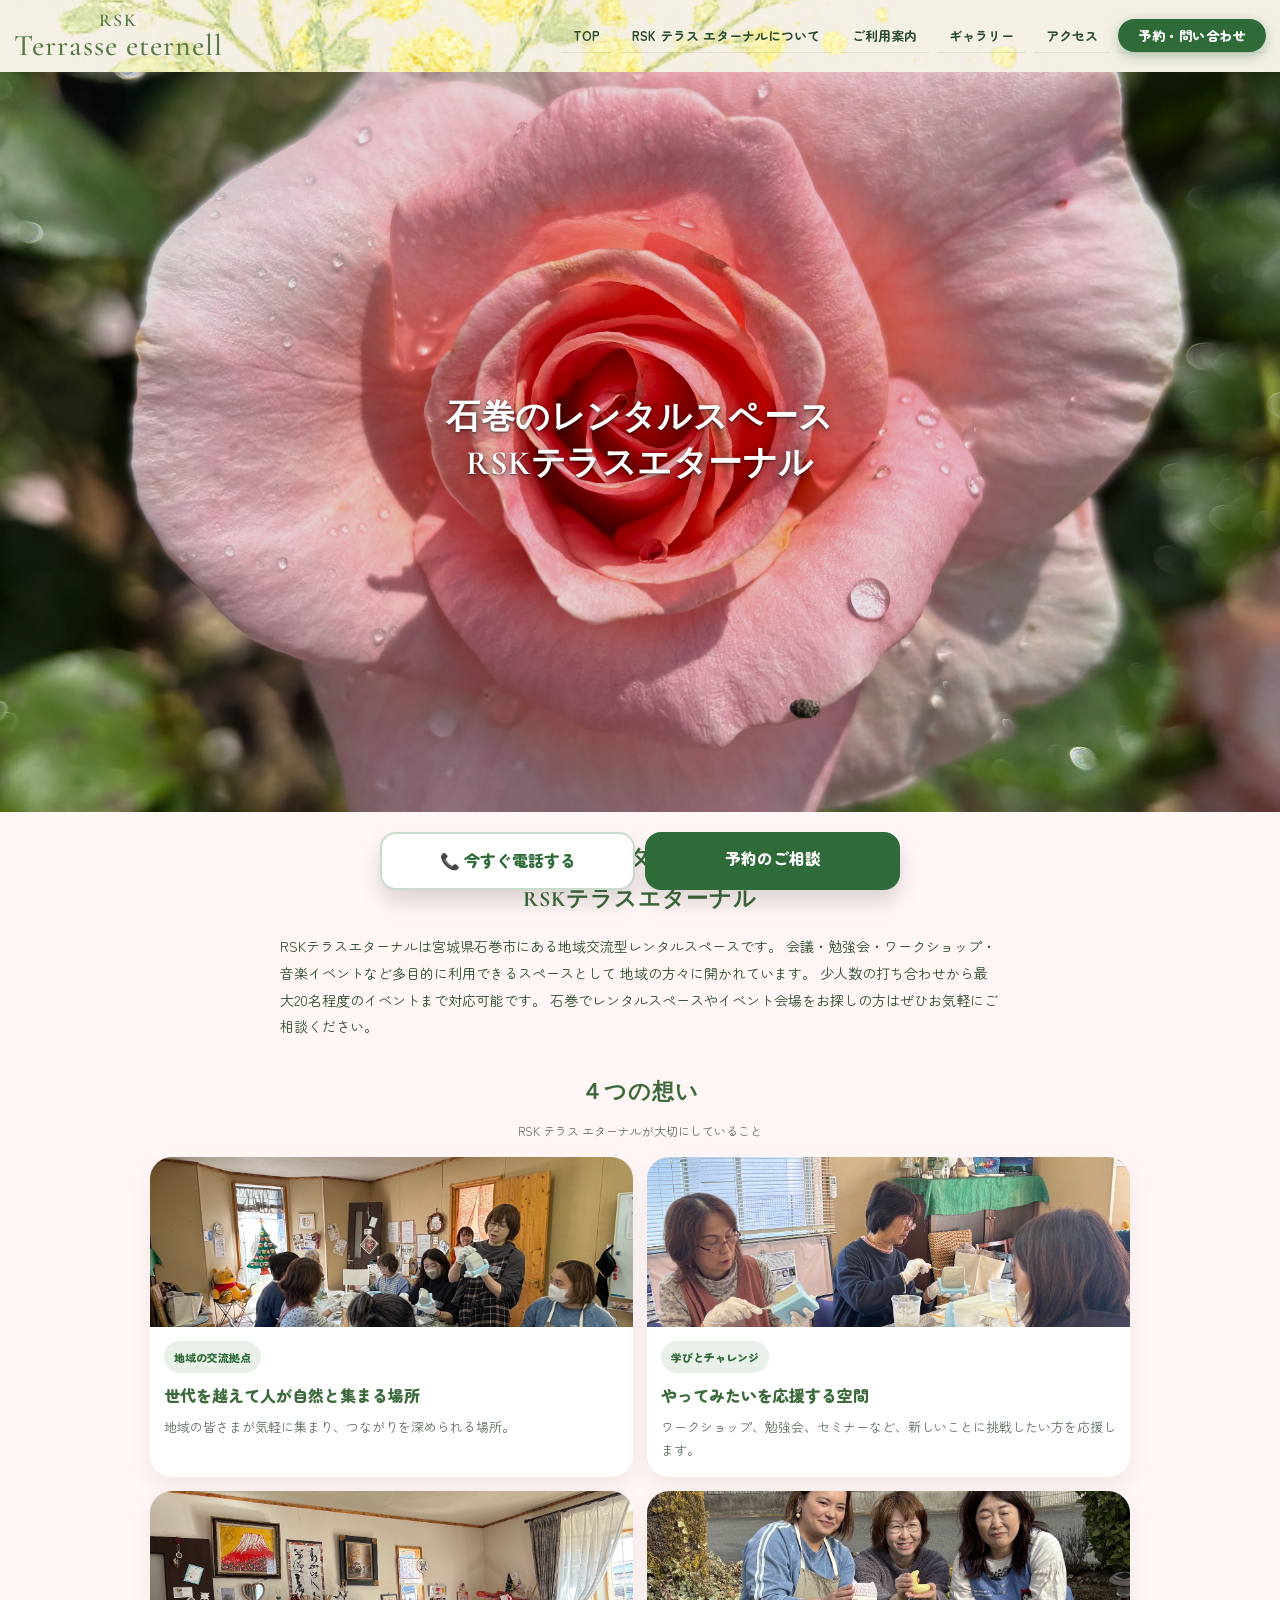
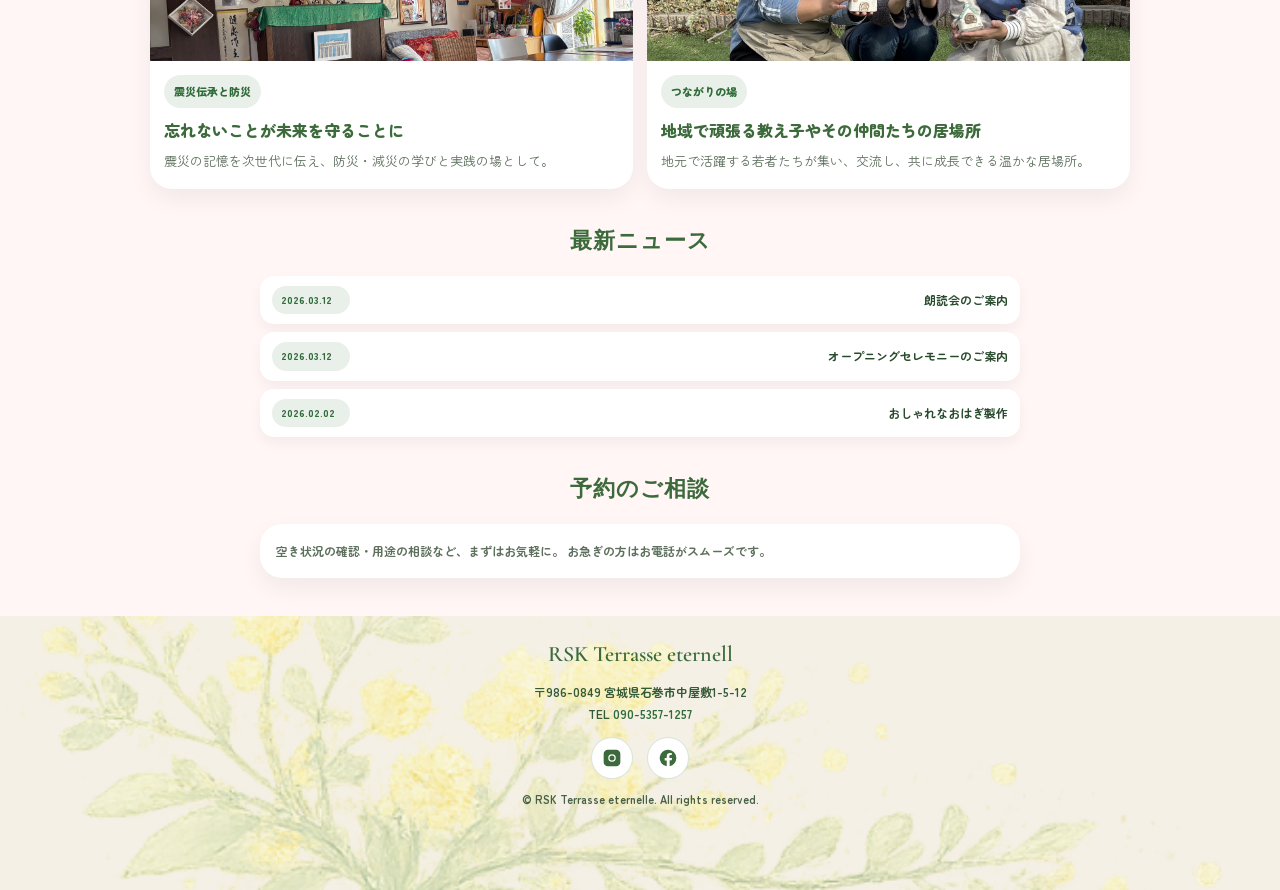
<file: index.html>
<!DOCTYPE html>
<html lang="ja">
<head>
  <meta charset="UTF-8" />
  <meta name="viewport" content="width=device-width, initial-scale=1.0" />
  <title>RSKテラスエターナル｜石巻の多目的レンタルスペース・イベント会場</title>
  <meta name="description" content="石巻の地域交流型レンタルスペース「RSK テラス エターナル」。会議・勉強会・ワークショップ・音楽ライブなど多目的にご利用いただけます。">
  <meta name="format-detection" content="telephone=no">

  <!-- canonical（※公開URLに差し替え推奨） -->
  <link rel="canonical" href="https://example.com/">

  <!-- OGP（※og:url と og:image は公開URLに差し替え推奨） -->
  <meta property="og:type" content="website">
<meta property="og:title" content="RSKテラスエターナル｜石巻市の多機能型レンタルスペース">
<meta property="og:description" content="石巻市の多目的レンタルスペース「RSKテラスエターナル」。イベントやワークショップ、地域交流の拠点として誰もが集えるコミュニティスペースです。">
<meta property="og:url" content="https://rsk-terrace-eternal.jp/">
<meta property="og:image" content="https://rsk-terrace-eternal.jp/images/ogp.jpg">


  <!-- Twitter -->
  <meta name="twitter:card" content="summary_large_image">
<meta name="twitter:title" content="RSKテラスエターナル｜石巻の多目的レンタルスペース">
<meta name="twitter:description" content="石巻市の地域交流型レンタルスペース。会議・勉強会・ワークショップ・音楽ライブなど多目的にご利用いただけます。500円/時間〜。">
<meta name="twitter:image" content="https://rsk-terrasse-eternelle.com/images/ogp.jpg">

  <!-- Favicon（ファイルが無ければ削除OK） -->
   <link rel="icon" href="/favicon.ico">

<link rel="icon" type="image/png" sizes="16x16" href="/images/favicon-16x16.png">
<link rel="icon" type="image/png" sizes="32x32" href="/images/favicon-32x32.png">

<link rel="apple-touch-icon" sizes="180x180" href="/images/apple-touch-icon.png">

<link rel="icon" type="image/png" sizes="192x192" href="/images/android-chrome-192x192.png">
<link rel="icon" type="image/png" sizes="512x512" href="/images/android-chrome-512x512.png">

<link rel="manifest" href="/site.webmanifest">

  <!-- Google Fonts -->
  <link rel="preconnect" href="https://fonts.googleapis.com">
  <link rel="preconnect" href="https://fonts.gstatic.com" crossorigin>
  <link href="https://fonts.googleapis.com/css2?family=Noto+Sans+JP:wght@300;400;500;700&family=Zen+Maru+Gothic:wght@300;400;500;700&display=swap" rel="stylesheet">
  <link href="https://fonts.googleapis.com/css2?family=Cormorant+Garamond:wght@400;500;600;700&display=swap" rel="stylesheet">

  <!-- CSS -->
  <link rel="stylesheet" href="style.css" />

<script type="application/ld+json">
{
 "@context": "https://schema.org",
 "@type": "LocalBusiness",
 "name": "RSK テラス エターナル",
 "address": {
  "@type": "PostalAddress",
  "streetAddress": "中屋敷1-5-12",
  "addressLocality": "石巻市",
  "addressRegion": "宮城県",
  "postalCode": "986-0849",
  "addressCountry": "JP"
 },
 "telephone": "090-5357-1257"
}
</script>

</head>
<body>
  <div id="top"></div>

  <!-- ===== Header ===== -->
  <header class="header">
    <div class="header-inner">
      <a href="index.html" class="logo" aria-label="トップへ">
        <span class="logo-line1">RSK</span>
        <span class="logo-line2">Terrasse eternell</span>
      </a>

      <nav class="nav-menu" id="navMenu" aria-label="サイトメニュー">
        <ul class="nav-list">
<li class="nav-item"><a href="index.html" class="nav-link">TOP</a></li>
<li class="nav-item"><a href="about.html" class="nav-link">RSK テラス エターナルについて</a></li>
<li class="nav-item"><a href="guide.html" class="nav-link">ご利用案内</a></li>
<li class="nav-item"><a href="gallery.html" class="nav-link">ギャラリー</a></li>
<li class="nav-item"><a href="access.html" class="nav-link">アクセス</a></li>

<li class="nav-item nav-reserva">
<a href="reserva.html" class="nav-link">予約・問い合わせ</a>
</li>

</ul>
      </nav>

      <button class="menu-toggle" id="menuToggle"
        aria-label="メニューを開く"
        aria-expanded="false"
        aria-controls="navMenu">
        <span></span><span></span><span></span>
      </button>
    </div>

    <div class="menu-overlay" id="menuOverlay" aria-hidden="true"></div>

    <div class="sp-menubar">
    <a href="index.html" class="sp-menubar-item">TOP</a>
    <a href="about.html" class="sp-menubar-item">テラスについて</a>
    <a href="guide.html" class="sp-menubar-item">ご利用案内</a>
    <a href="gallery.html" class="sp-menubar-item">ギャラリー</a>
    <a href="access.html" class="sp-menubar-item">アクセス</a>
  </div>
  
  </header>

  <!-- ===== Main ===== -->
  <main class="main">
    <!-- HERO（写真：同じ場所でフェード切替） -->
    <section class="hero" aria-label="メインビジュアル">
      <div class="hero-bg"></div>

      <!-- ★ここ重要：hero-wrap を必ず閉じる -->
      <div class="hero-wrap">
        <div class="hero-photo hero-slider" aria-label="メインビジュアル画像">
          <!-- 1枚目（最初に表示） -->
          <div class="hero-slide is-active">
            <img src="images/hero-1.jpg" alt="石巻レンタルスペース RSKテラスエターナルの室内">
          </div>

          <!-- 2枚目 -->
          <div class="hero-slide">
            <img src="images/hero-2.jpg" alt="石巻レンタルスペース RSKテラス エターナルの雰囲気（ワークショップ）">
          </div>

          <!-- 3枚目 -->
          <div class="hero-slide">
            <img src="images/hero-3.jpg" alt="石巻レンタルスペース RSKテラス エターナルの雰囲気（音楽ライブ）">
          </div>

          <!-- 画像の上に重ねる表示（既存のまま） -->
          <div class="hero-overlay">
            <h1 class="hero-overlay-title">
              石巻のレンタルスペース<br>
              RSKテラスエターナル
            </h1>
          </div>
        </div>
      </div>
    </section>        

<section class="section seo-section">

<h2 class="section-title">
石巻のレンタルスペース<br>
 RSKテラスエターナル
</h2>

<p>
RSKテラスエターナルは宮城県石巻市にある地域交流型レンタルスペースです。
会議・勉強会・ワークショップ・音楽イベントなど多目的に利用できるスペースとして
地域の方々に開かれています。
少人数の打ち合わせから最大20名程度のイベントまで対応可能です。
石巻でレンタルスペースやイベント会場をお探しの方はぜひお気軽にご相談ください。
</p>

</section>

    <!-- 4つの想い -->
    <section id="concept" class="section">
      <h2 class="section-title">４つの想い</h2>
      <p class="section-subtitle">RSK テラス エターナルが大切にしていること</p>

      <div class="concept-grid">
        <div class="concept-card fade-hidden">
          <div class="concept-image">
            <img src="images/concept-1.jpg" alt="地域の交流拠点">
          </div>
          <div class="concept-content">
            <div class="concept-label">地域の交流拠点</div>
            <h3 class="concept-title2">世代を越えて人が自然と集まる場所</h3>
            <p class="concept-description">地域の皆さまが気軽に集まり、つながりを深められる場所。</p>
          </div>
        </div>

        <div class="concept-card fade-hidden">
          <div class="concept-image">
            <img src="images/concept-2.jpg" alt="学びとチャレンジ">
          </div>
          <div class="concept-content">
            <div class="concept-label">学びとチャレンジ</div>
            <h3 class="concept-title2">やってみたいを応援する空間</h3>
            <p class="concept-description">ワークショップ、勉強会、セミナーなど、新しいことに挑戦したい方を応援します。</p>
          </div>
        </div>

        <div class="concept-card fade-hidden">
          <div class="concept-image">
            <img src="images/concept-3.jpg" alt="震災伝承と防災">
          </div>
          <div class="concept-content">
            <div class="concept-label">震災伝承と防災</div>
            <h3 class="concept-title2">忘れないことが未来を守ることに</h3>
            <p class="concept-description">震災の記憶を次世代に伝え、防災・減災の学びと実践の場として。</p>
          </div>
        </div>

        <div class="concept-card fade-hidden">
          <div class="concept-image">
            <img src="images/concept-4.jpg" alt="つながりの場">
          </div>
          <div class="concept-content">
            <div class="concept-label">つながりの場</div>
            <h3 class="concept-title2">地域で頑張る教え子やその仲間たちの居場所</h3>
            <p class="concept-description">地元で活躍する若者たちが集い、交流し、共に成長できる温かな居場所。</p>
          </div>
        </div>
      </div>
    </section>

    <!-- これまでの記録 -->
    <section class="section" id="archive">
      <h2 class="section-title">最新ニュース</h2>

      <div class="archive-list">
        <a class="archive-item" href="https://www.instagram.com/p/DUOFIi0j886/?igsh=cWtvYjNkMzE2MTU1">
          <span class="archive-pill">2026.03.12</span>
          <span class="archive-text">朗読会のご案内</span>
        </a>
        <a class="archive-item" href="https://www.instagram.com/p/DVvnzo9jo9u/?igsh=ZXE3dHd4cG16anYy">
          <span class="archive-pill">2026.03.12</span>
          <span class="archive-text">オープニングセレモニーのご案内</span>
        </a>
        <a class="archive-item" href="https://www.instagram.com/p/DUOFIi0j886/?igsh=cWtvYjNkMzE2MTU1">
          <span class="archive-pill">2026.02.02</span>
          <span class="archive-text">おしゃれなおはぎ製作</span>
        </a>
      </div>
    </section>

    <!-- CONTACT（フォーム送信先は後で確定：今は仮） -->
    <section class="section" id="contact">
      <h2 class="section-title">予約のご相談</h2>

      <div class="contact-wrap">
        <div class="contact-card">
          <p class="contact-lead">
           <strong> 空き状況の確認・用途の相談など、まずはお気軽に。<strong>
            <strong>お急ぎの方はお電話がスムーズです。<strong>
          </p>
        </div>
      </div>
    </section>
  </main>

  <!-- ===== Footer ===== -->
  <footer class="footer">
    <div class="footer-inner">
      <p class="footer-name">RSK Terrasse eternell</p>
      <p class="footer-meta">
        〒986-0849 宮城県石巻市中屋敷1-5-12<br>
        TEL <a href="tel:09053571257">090-5357-1257</a>
      </p>
      <div class="footer-sns">
      <!-- Instagram -->
      <a
        href="https://www.instagram.com/kazuko.fukui/"
        class="sns-icon"
        aria-label="Instagram"
        target="_blank"
        rel="noopener"
      >
        <svg viewBox="0 0 24 24" aria-hidden="true">
          <path d="M7 2h10a5 5 0 015 5v10a5 5 0 01-5 5H7a5 5 0 01-5-5V7a5 5 0 015-5zm5 5.5a4.5 4.5 0 100 9 4.5 4.5 0 000-9zm6-1.75a1.25 1.25 0 11-2.5 0 1.25 1.25 0 012.5 0zM12 9a3 3 0 110 6 3 3 0 010-6z"/>
        </svg>
      </a>

      <!-- Facebook -->
      <a
        href="https://www.facebook.com/p/RSK-%E3%83%86%E3%83%A9%E3%82%B9-%E3%82%A8%E3%82%BF%E3%83%BC%E3%83%8A%E3%83%AB-61581954551877/"
        class="sns-icon"
        aria-label="Facebook"
        target="_blank"
        rel="noopener"
      >
        <svg viewBox="0 0 24 24" aria-hidden="true">
          <path d="M22 12a10 10 0 10-11.5 9.95v-7.05H8v-2.9h2.5V9.8c0-2.5 1.5-3.9 3.8-3.9 1.1 0 2.2.2 2.2.2v2.4h-1.25c-1.23 0-1.6.76-1.6 1.54v1.86H16.9l-.4 2.9h-2.5v7.05A10 10 0 0022 12z"/>
        </svg>
      </a>
    </div>

    <p class="footer-copy">© RSK Terrasse eternelle. All rights reserved.</p>
  </div>
</footer>

<div class="floating-cta">
  <a class="floating-btn call" href="tel:09053571257">📞 今すぐ電話する</a>
  <a class="floating-btn reserva" href="reserva.html">予約のご相談</a>
</div>

<script src="script.js"></script>

</body>

</html>
</file>
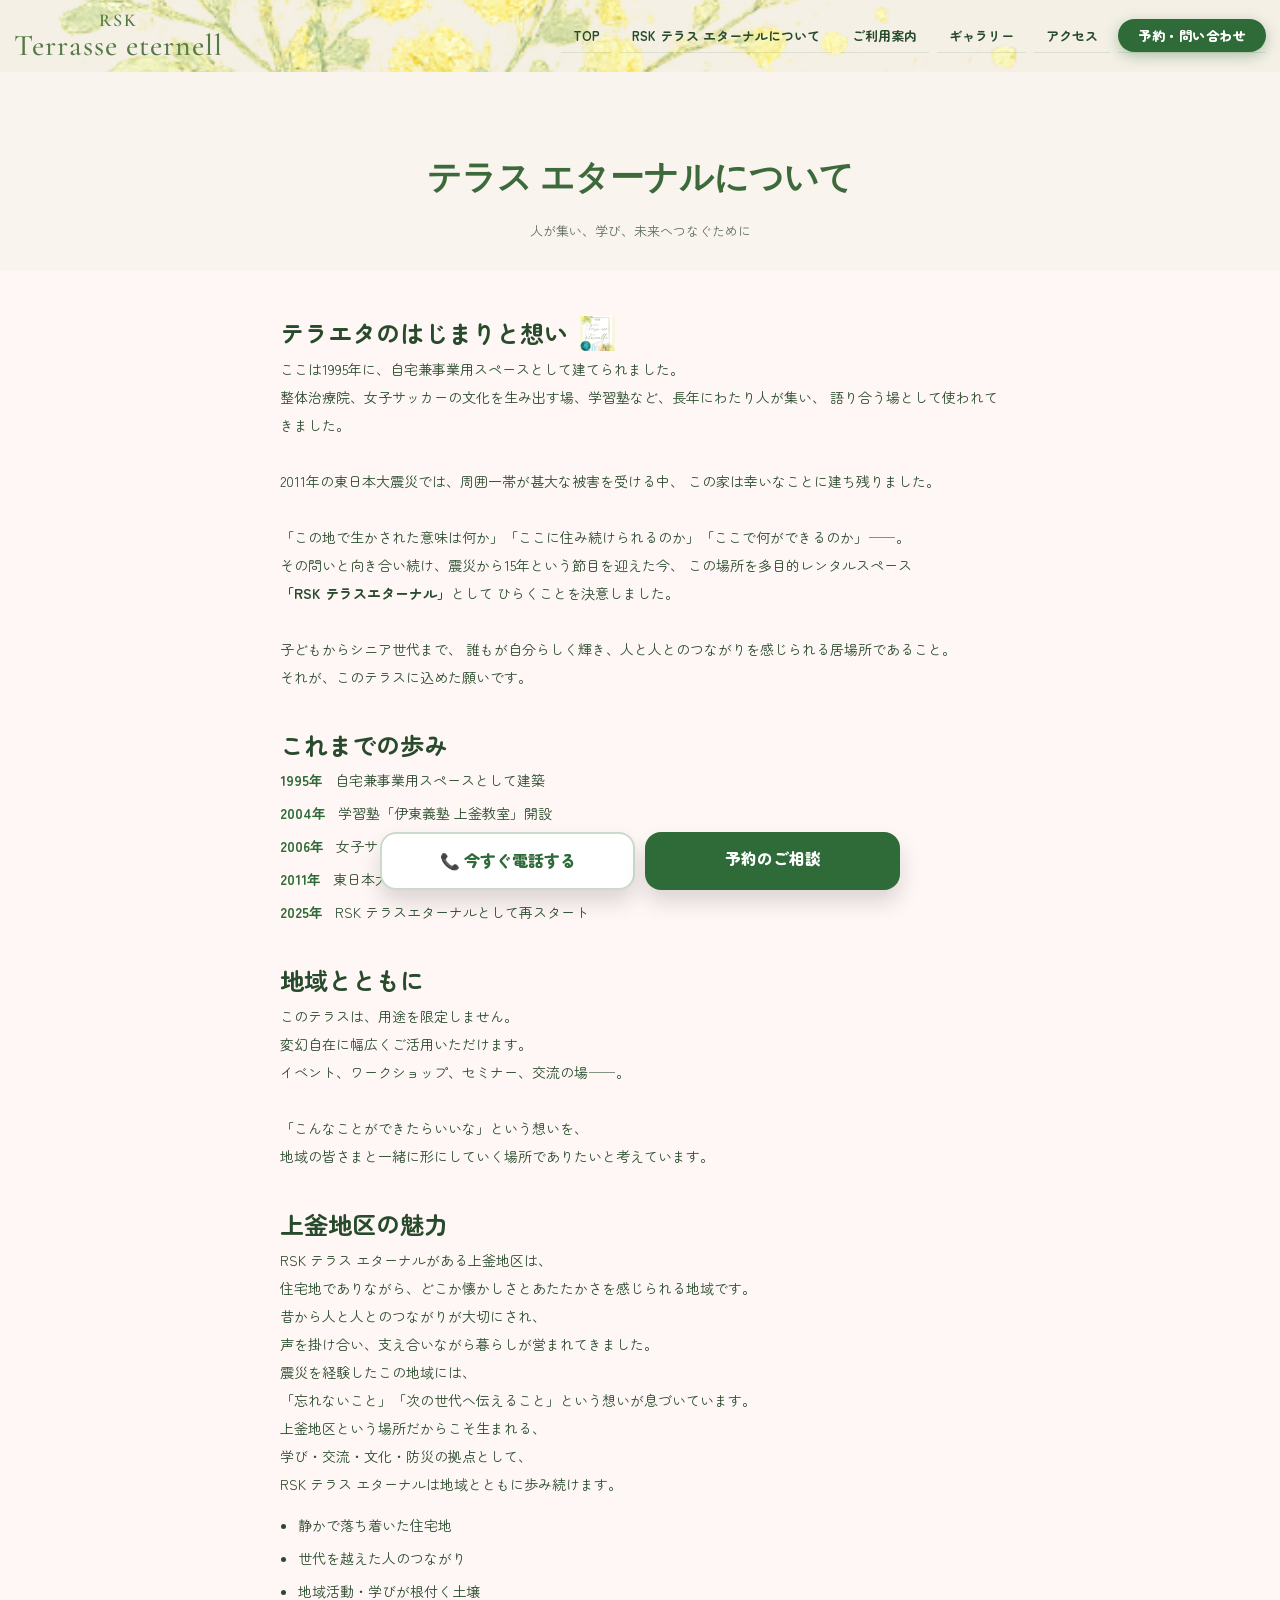
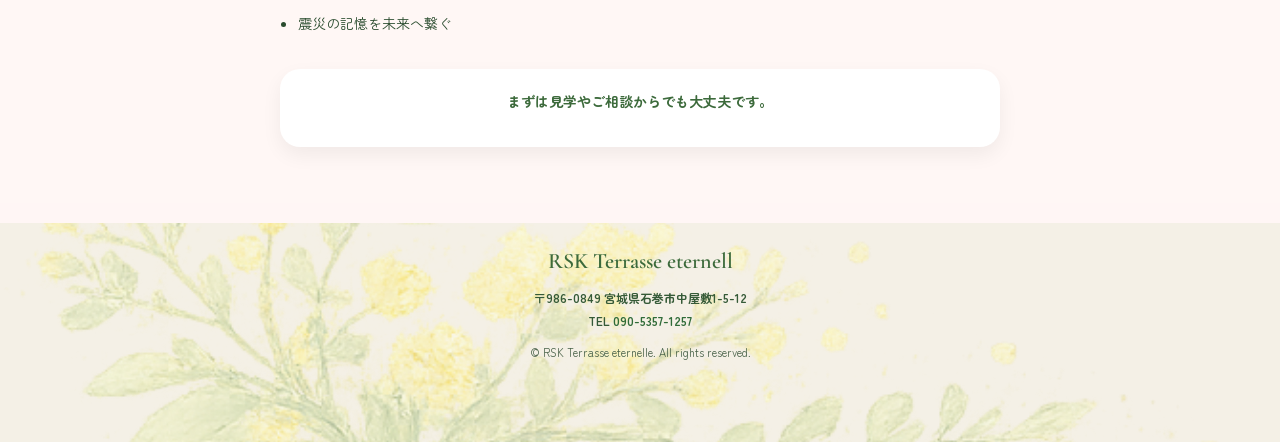
<file: about.html>
<!DOCTYPE html>
<html lang="ja">
<head>
  <meta charset="UTF-8">
  <meta name="viewport" content="width=device-width, initial-scale=1.0">
  <title>RSK テラスエターナルについて | RSK テラス エターナル</title>
  <meta name="description" content="石巻の地域交流レンタルスペース「RSK テラス エターナル」。テラエタのはじまりと想い、これまでの歩み、地域とのつながりをご紹介します。">

 <!-- canonical（※公開URLに差し替え推奨） -->
  <link rel="canonical" href="https://example.com/">

  <!-- OGP -->
<meta property="og:type" content="website">
<meta property="og:title" content="テラスエターナルについて｜RSKテラスエターナル">
<meta property="og:description" content="1995年建築、震災を乗り越えた石巻・上釜地区の地域拠点。人が集い、学び、未来へつなぐレンタルスペースの想いをご紹介します。">
<meta property="og:url" content="https://rsk-terrace-eternal.jp/">
<meta property="og:image" content="https://rsk-terrace-eternal.jp/images/ogp.jpg">

<meta name="twitter:card" content="summary_large_image">
<meta name="twitter:title" content="テラスエターナルについて｜RSKテラスエターナル">
<meta name="twitter:description" content="1995年建築、震災を乗り越えた石巻・上釜地区の地域拠点。人が集い、学び、未来へつなぐレンタルスペースの想いをご紹介します。">
<meta name="twitter:image" content="https://rsk-terrasse-eternelle.com/images/ogp.jpg">

<!-- Favicon（ファイルが無ければ削除OK） -->
    <link rel="icon" type="image/svg+xml" href="/favicon.svg">
<link rel="icon" href="/favicon.ico">
<link rel="apple-touch-icon" href="/apple-touch-icon.png">
<link rel="icon" type="image/png" sizes="192x192" href="/images/android-chrome-192x192.png">
<link rel="icon" type="image/png" sizes="512x512" href="/images/android-chrome-512x512.png">

  <link rel="preconnect" href="https://fonts.googleapis.com">
  <link rel="preconnect" href="https://fonts.gstatic.com" crossorigin>
  <link href="https://fonts.googleapis.com/css2?family=Noto+Sans+JP:wght@300;400;500;700&family=Zen+Maru+Gothic:wght@300;400;500;700&display=swap" rel="stylesheet">
  <link href="https://fonts.googleapis.com/css2?family=Cormorant+Garamond:wght@400;500;600;700&display=swap" rel="stylesheet">

  <link rel="stylesheet" href="style.css">
</head>

<body>
 <header class="header">
  <div class="header-inner">
    <a href="index.html" class="logo" aria-label="トップへ">
      <span class="logo-line1">RSK</span>
      <span class="logo-line2">Terrasse eternell</span>
    </a>

    <nav class="nav-menu" id="navMenu" aria-label="サイトメニュー">
      <ul class="nav-list">
        <li class="nav-item"><a href="index.html" class="nav-link">TOP</a></li>
        <li class="nav-item"><a href="about.html" class="nav-link">RSK テラス エターナルについて</a></li>
        <li class="nav-item"><a href="guide.html" class="nav-link">ご利用案内</a></li>
        <li class="nav-item"><a href="gallery.html" class="nav-link">ギャラリー</a></li>
        <li class="nav-item"><a href="access.html" class="nav-link">アクセス</a></li>
        <li class="nav-item nav-reserva">
<a href="reserva.html" class="nav-link">予約・問い合わせ</a>
</li>
      </ul>
    </nav>

    <button class="menu-toggle" id="menuToggle" aria-label="メニューを開く" aria-expanded="false" aria-controls="navMenu">
      <span></span><span></span><span></span>
    </button>
  </div>

  <div class="menu-overlay" id="menuOverlay" aria-hidden="true"></div>

  <div class="sp-menubar">
  <a href="index.html" class="sp-menubar-item">TOP</a>
  <a href="about.html" class="sp-menubar-item">テラスについて</a>
  <a href="guide.html" class="sp-menubar-item">ご利用案内</a>
  <a href="gallery.html" class="sp-menubar-item">ギャラリー</a>
  <a href="access.html" class="sp-menubar-item">アクセス</a>
</div>

</header>

  <main class="main-content">

    <!-- ===== タイトル帯（PDFの中央帯イメージ） ===== -->
    <section class="aboutp-titleband">
      <h1 class="aboutp-title">テラス エターナルについて</h1>
      <p class="aboutp-sub">
        人が集い、学び、未来へつなぐために
      </p>
    </section>

    <!-- ===== 本文エリア（やさしい紙面デザイン） ===== -->
    <section class="aboutp-paper">
      <div class="aboutp-paper-inner">

        <!-- テラエタのはじまりと想い -->
        <section class="aboutp-block">
          <h2 class="aboutp-h2">
  <span class="aboutp-title-text">テラエタのはじまりと想い</span>
  <img src="images/logo-mark.jpg" class="aboutp-title-logo" alt="RSKロゴ">
</h2>
          <p class="aboutp-text">
            ここは1995年に、自宅兼事業用スペースとして建てられました。<br>
            整体治療院、女子サッカーの文化を生み出す場、学習塾など、長年にわたり人が集い、
            語り合う場として使われてきました。<br><br>

            2011年の東日本大震災では、周囲一帯が甚大な被害を受ける中、
            この家は幸いなことに建ち残りました。<br><br>
            
            「この地で生かされた意味は何か」「ここに住み続けられるのか」「ここで何ができるのか」――。<br>
            その問いと向き合い続け、震災から15年という節目を迎えた今、
            この場所を多目的レンタルスペース<br>
            <strong>「RSK テラスエターナル」</strong>として
            ひらくことを決意しました。<br><br>

            子どもからシニア世代まで、
            誰もが自分らしく輝き、人と人とのつながりを感じられる居場所であること。<br>
            それが、このテラスに込めた願いです。
          </p>
        </section>

        <!-- これまでの歩み -->
        <section class="aboutp-block">
          <h2 class="aboutp-h2">これまでの歩み</h2>
          <ul class="aboutp-timeline">
            <li><span class="year">1995年</span> 自宅兼事業用スペースとして建築</li>
            <li><span class="year">2004年</span> 学習塾「伊東義塾 上釜教室」開設</li>
            <li><span class="year">2006年</span> 女子サッカーチームの地域拠点として活動</li>
            <li><span class="year">2011年</span> 東日本大震災を経験</li>
            <li><span class="year">2025年</span> RSK テラスエターナルとして再スタート</li>
          </ul>
        </section>

        <!-- 地域とともに -->
        <section class="aboutp-block">
          <h2 class="aboutp-h2">地域とともに</h2>
          <p class="aboutp-text">
            このテラスは、用途を限定しません。<br>
            変幻自在に幅広くご活用いただけます。<br>
            イベント、ワークショップ、セミナー、交流の場――。<br><br>

            「こんなことができたらいいな」という想いを、<br>
            地域の皆さまと一緒に形にしていく場所でありたいと考えています。
          </p>
        </section>

        <!-- 上釜地区の魅力 -->
<section class="aboutp-block">
  <h2 class="aboutp-h2">上釜地区の魅力</h2>

  <p class="aboutp-text">
    RSK テラス エターナルがある上釜地区は、<br>
    住宅地でありながら、どこか懐かしさとあたたかさを感じられる地域です。
  </p>

  <p class="aboutp-text">
    昔から人と人とのつながりが大切にされ、<br>
    声を掛け合い、支え合いながら暮らしが営まれてきました。
  </p>

  <p class="aboutp-text">
    震災を経験したこの地域には、<br>
    「忘れないこと」「次の世代へ伝えること」という想いが息づいています。
  </p>

  <p class="aboutp-text">
    上釜地区という場所だからこそ生まれる、<br>
    学び・交流・文化・防災の拠点として、<br>
    RSK テラス エターナルは地域とともに歩み続けます。
  </p>

  <ul class="aboutp-area-points">
    <li>静かで落ち着いた住宅地</li>
    <li>世代を越えた人のつながり</li>
    <li>地域活動・学びが根付く土壌</li>
    <li>震災の記憶を未来へ繋ぐ</li>
  </ul>
</section>

        <!-- CTA -->
        <section class="aboutp-cta">
  <p class="aboutp-cta-text">
    <strong>まずは見学やご相談からでも大丈夫です。</strong>
  </p>
</section>

      </div>
    </section>

  </main>

  <footer class="footer">
  <div class="footer-inner">
    <p class="footer-name">RSK Terrasse eternell</p>
    <p class="footer-meta">〒986-0849 宮城県石巻市中屋敷1-5-12<br>TEL <a href="tel:09053571257">090-5357-1257</a></p>
    <p class="footer-copy">© RSK Terrasse eternelle. All rights reserved.</p>
  </div>
</footer>

<script src="script.js"></script>

<div class="floating-cta">
    <a class="floating-btn call" href="tel:09053571257">📞 今すぐ電話する</a>
    <a class="floating-btn reserva" href="reserva.html">予約のご相談</a>
  </div>
</body>
</html>
</file>
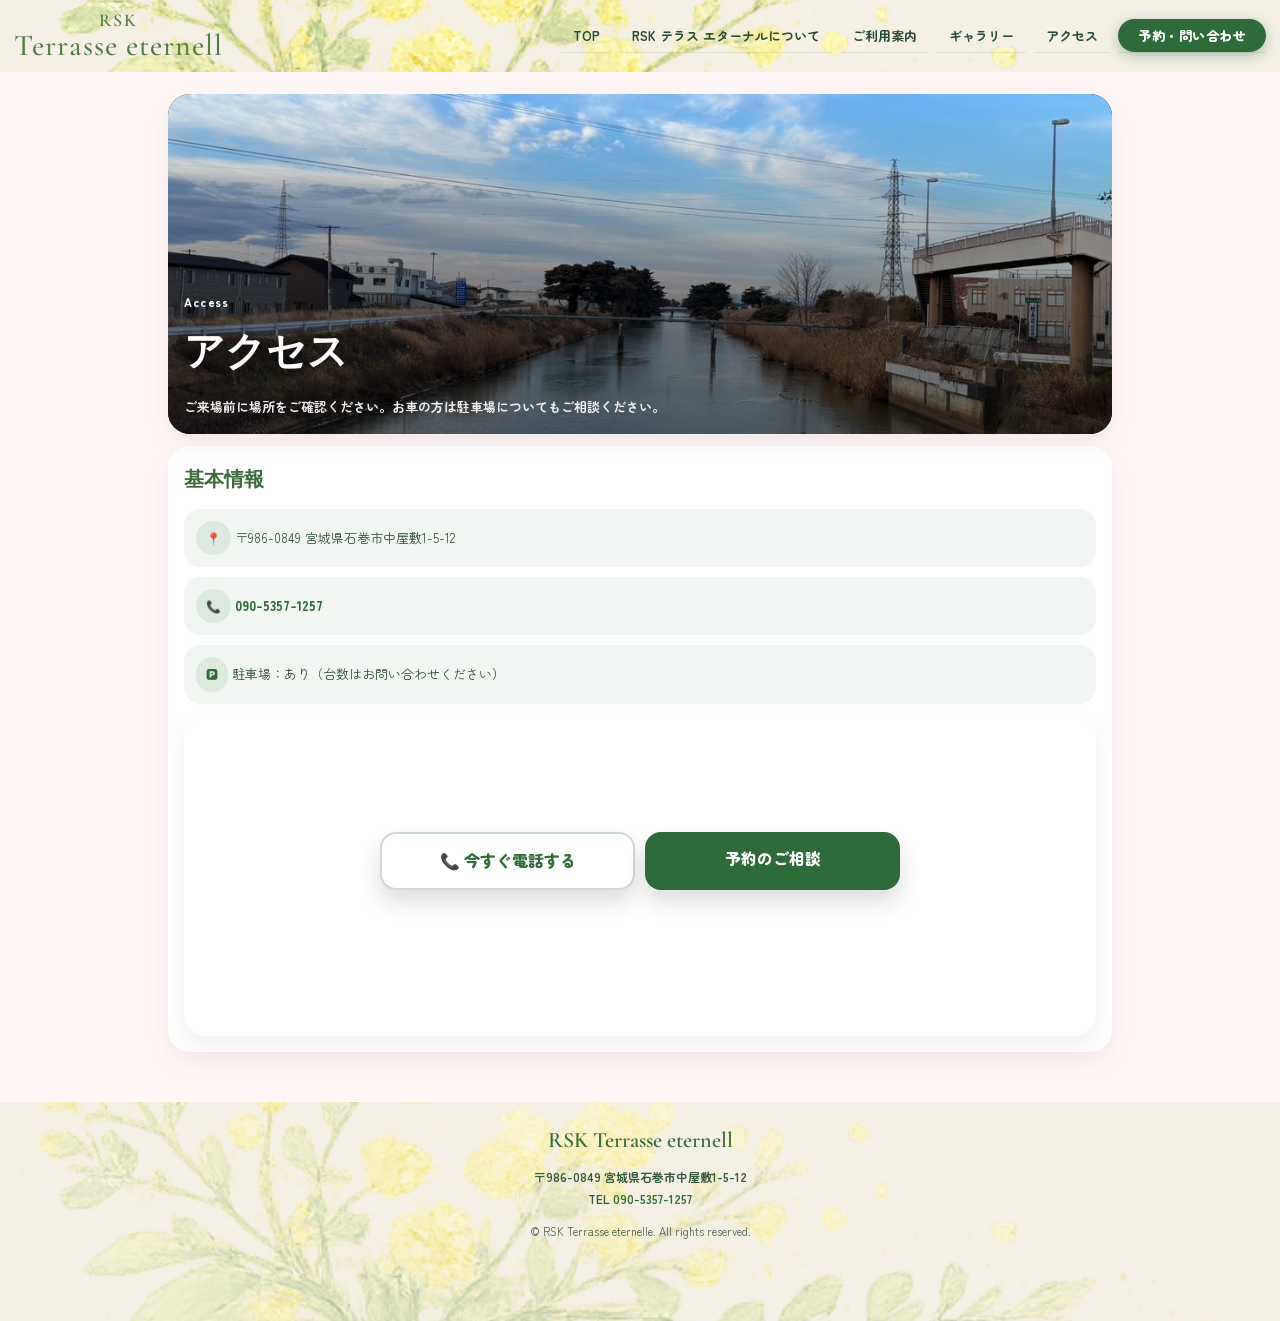
<file: access.html>
<!DOCTYPE html>
<html lang="ja">
<head>
  <meta charset="UTF-8" />
  <meta name="viewport" content="width=device-width, initial-scale=1.0" />
  <title>アクセス | RSK テラス エターナル</title>

  <meta name="description" content="RSKテラスエターナルへのアクセス情報。石巻西部エリアにある多目的レンタルスペースの所在地やアクセス方法、周辺環境をご案内します。">

 <!-- canonical（※公開URLに差し替え推奨） -->
  <link rel="canonical" href="https://example.com/">

<!-- OGP -->
<meta property="og:type" content="website">
<meta property="og:title" content="アクセス｜RSKテラスエターナル">
<meta property="og:description" content="〒986-0849 宮城県石巻市中屋敷1-5-12。駐車場あり。お車・公共交通機関でのアクセス方法をご案内します。">
<meta property="og:url" content="https://rsk-terrace-eternal.jp/">
<meta property="og:image" content="https://rsk-terrace-eternal.jp/images/ogp.jpg">

<meta name="twitter:card" content="summary_large_image">
<meta name="twitter:title" content="アクセス｜RSKテラスエターナル">
<meta name="twitter:description" content="〒986-0849 宮城県石巻市中屋敷1-5-12。駐車場あり。お車・公共交通機関でのアクセス方法をご案内します。">
<meta name="twitter:image" content="https://rsk-terrasse-eternelle.com/images/ogp.jpg">

 <!-- Favicon（ファイルが無ければ削除OK） -->
    <link rel="icon" type="image/svg+xml" href="/favicon.svg">
<link rel="icon" href="/favicon.ico">
<link rel="apple-touch-icon" href="/apple-touch-icon.png">
<link rel="icon" type="image/png" sizes="192x192" href="/images/android-chrome-192x192.png">
<link rel="icon" type="image/png" sizes="512x512" href="/images/android-chrome-512x512.png">

  <link rel="preconnect" href="https://fonts.googleapis.com">
  <link rel="preconnect" href="https://fonts.gstatic.com" crossorigin>
  <link href="https://fonts.googleapis.com/css2?family=Noto+Sans+JP:wght@300;400;500;700&family=Zen+Maru+Gothic:wght@300;400;500;700&display=swap" rel="stylesheet">
  <link href="https://fonts.googleapis.com/css2?family=Cormorant+Garamond:wght@400;500;600;700&display=swap" rel="stylesheet">

  <link rel="stylesheet" href="style.css" />
  <style>
    /* ===== Access（ページ内のみ） ===== */
    .map{
      margin-top: 12px;
      border-radius: 22px;
      overflow: hidden;
      box-shadow:0 10px 24px rgba(0,0,0,.06);
    }
    .map iframe{width:100%;height:320px;border:0;display:block}
  </style>
</head>
<body>

<header class="header">
  <div class="header-inner">
    <a href="index.html" class="logo" aria-label="トップへ">
      <span class="logo-line1">RSK</span>
      <span class="logo-line2">Terrasse eternell</span>
    </a>

    <nav class="nav-menu" id="navMenu" aria-label="サイトメニュー">
      <ul class="nav-list">
        <li class="nav-item"><a href="index.html" class="nav-link">TOP</a></li>
        <li class="nav-item"><a href="about.html" class="nav-link">RSK テラス エターナルについて</a></li>
        <li class="nav-item"><a href="guide.html" class="nav-link">ご利用案内</a></li>
        <li class="nav-item"><a href="gallery.html" class="nav-link">ギャラリー</a></li>
        <li class="nav-item"><a href="access.html" class="nav-link">アクセス</a></li>
        <li class="nav-item nav-reserva">
<a href="reserva.html" class="nav-link">予約・問い合わせ</a>
</li>
      </ul>
      </nav> 

    <button class="menu-toggle" id="menuToggle" aria-label="メニューを開く" aria-expanded="false" aria-controls="navMenu">
      <span></span><span></span><span></span>
    </button>
  </div>

  <div class="menu-overlay" id="menuOverlay" aria-hidden="true"></div>

  <div class="sp-menubar">
  <a href="index.html" class="sp-menubar-item">TOP</a>
  <a href="about.html" class="sp-menubar-item">テラスについて</a>
  <a href="guide.html" class="sp-menubar-item">ご利用案内</a>
  <a href="gallery.html" class="sp-menubar-item">ギャラリー</a>
  <a href="access.html" class="sp-menubar-item">アクセス</a>
</div>

</header>

<main class="main">
  <div class="page">
    <!-- ✅ 背景画像を入れるため class を追加 -->
    <div class="page-hero page-hero--photo access">
      <div class="page-kicker">Access</div>
      <h1 class="page-title">アクセス</h1>
      <p class="page-lead">ご来場前に場所をご確認ください。お車の方は駐車場についてもご相談ください。</p>
      <!-- ✅ 冒頭のCTA（予約のご相談/電話）を削除 -->
    </div>

    <section class="page-card">
      <h2>基本情報</h2>
      <ul class="list">
        <li><span class="badge">📍</span> 〒986-0849 宮城県石巻市中屋敷1-5-12</li>
        <li><span class="badge">📞</span> <a href="tel:09053571257" style="color:var(--accent);font-weight:900;text-decoration:none;">090-5357-1257</a></li>
        <li><span class="badge">🅿️</span> 駐車場：あり（台数はお問い合わせください）</li>
      </ul>

      <div class="map">
        <iframe
          title="RSK テラス エターナル 地図"
          loading="lazy"
          referrerpolicy="no-referrer-when-downgrade"
          src="https://www.google.com/maps?q=宮城県石巻市中屋敷1-5-12&output=embed">
        </iframe>
      </div>
    </section>

  </div>
</main>

<footer class="footer">
  <div class="footer-inner">
    <p class="footer-name">RSK Terrasse eternell</p>
    <p class="footer-meta">〒986-0849 宮城県石巻市中屋敷1-5-12<br>TEL <a href="tel:09053571257">090-5357-1257</a></p>
    <p class="footer-copy">© RSK Terrasse eternelle. All rights reserved.</p>
  </div>
</footer>

<script src="script.js"></script>

  <div class="floating-cta">
    <a class="floating-btn call" href="tel:09053571257">📞 今すぐ電話する</a>
    <a class="floating-btn reserva" href="reserva.html">予約のご相談</a>
  </div>

</body>
</html>
</file>
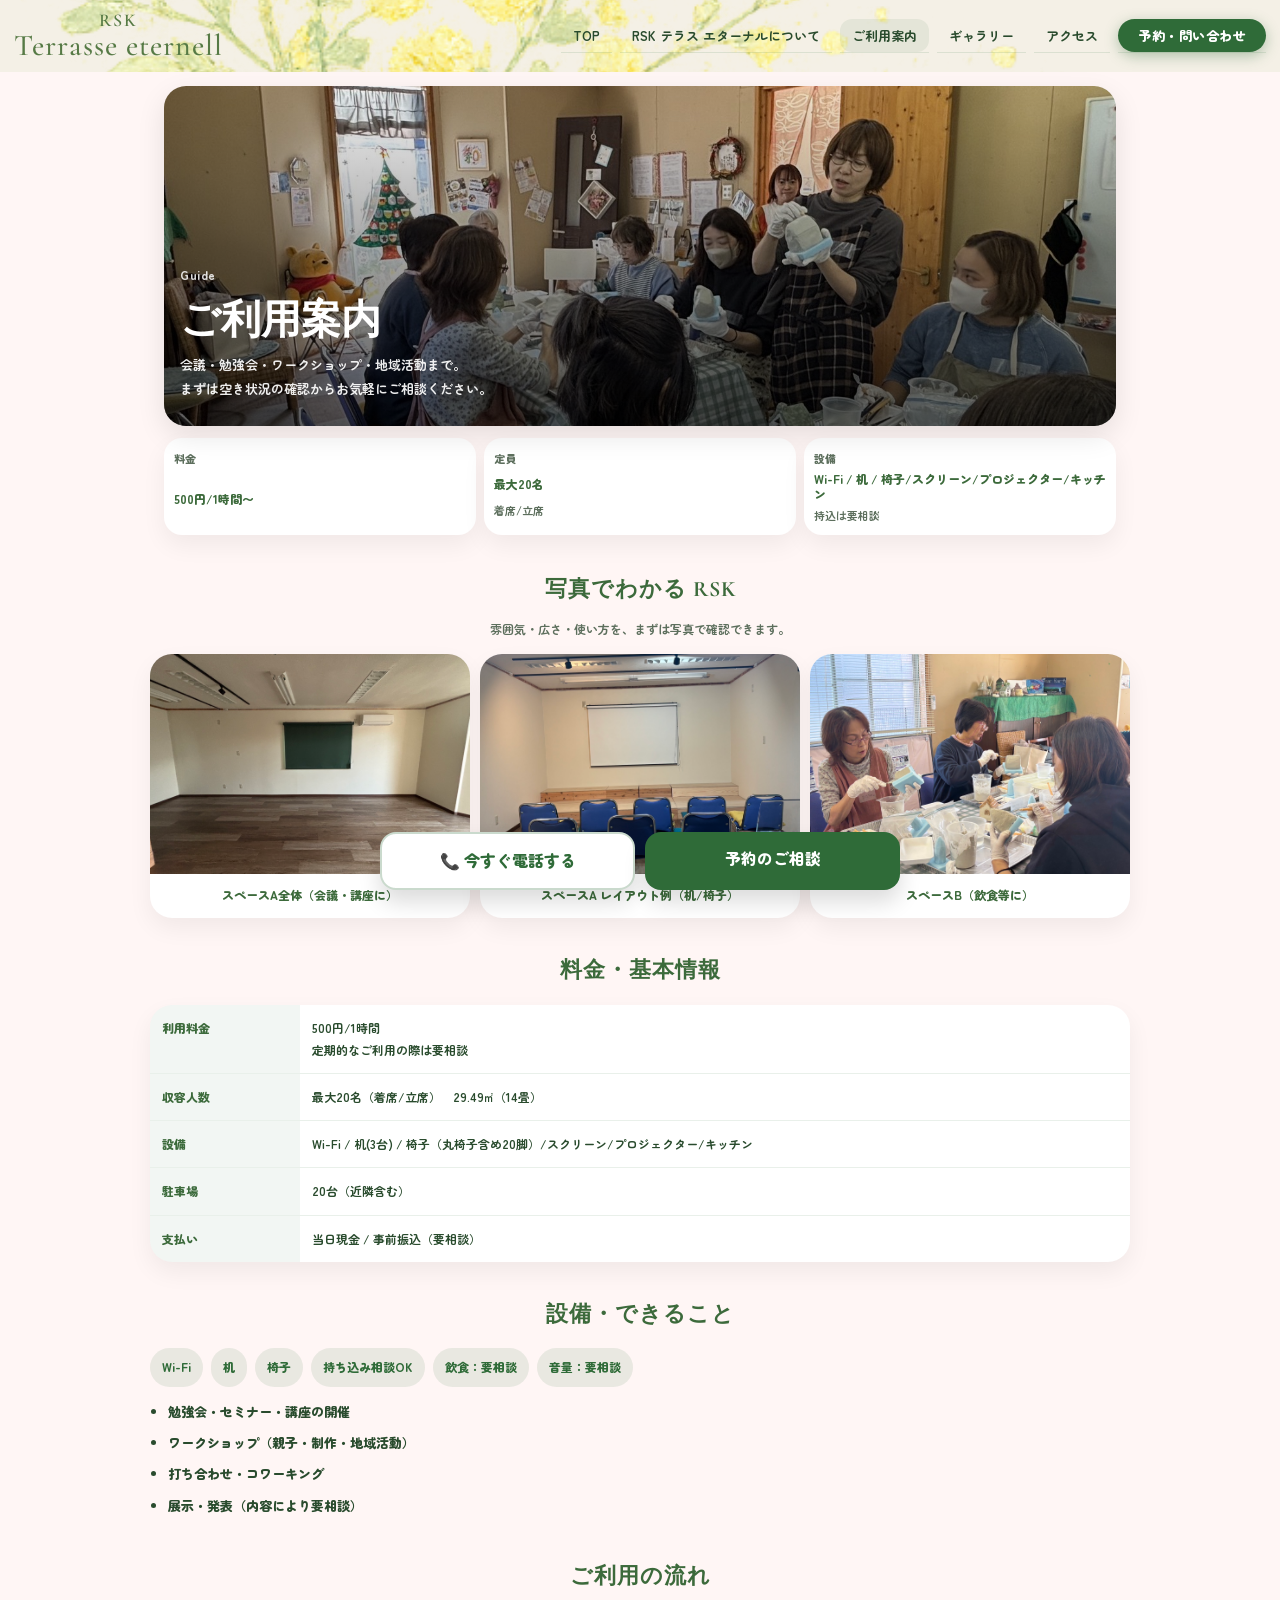
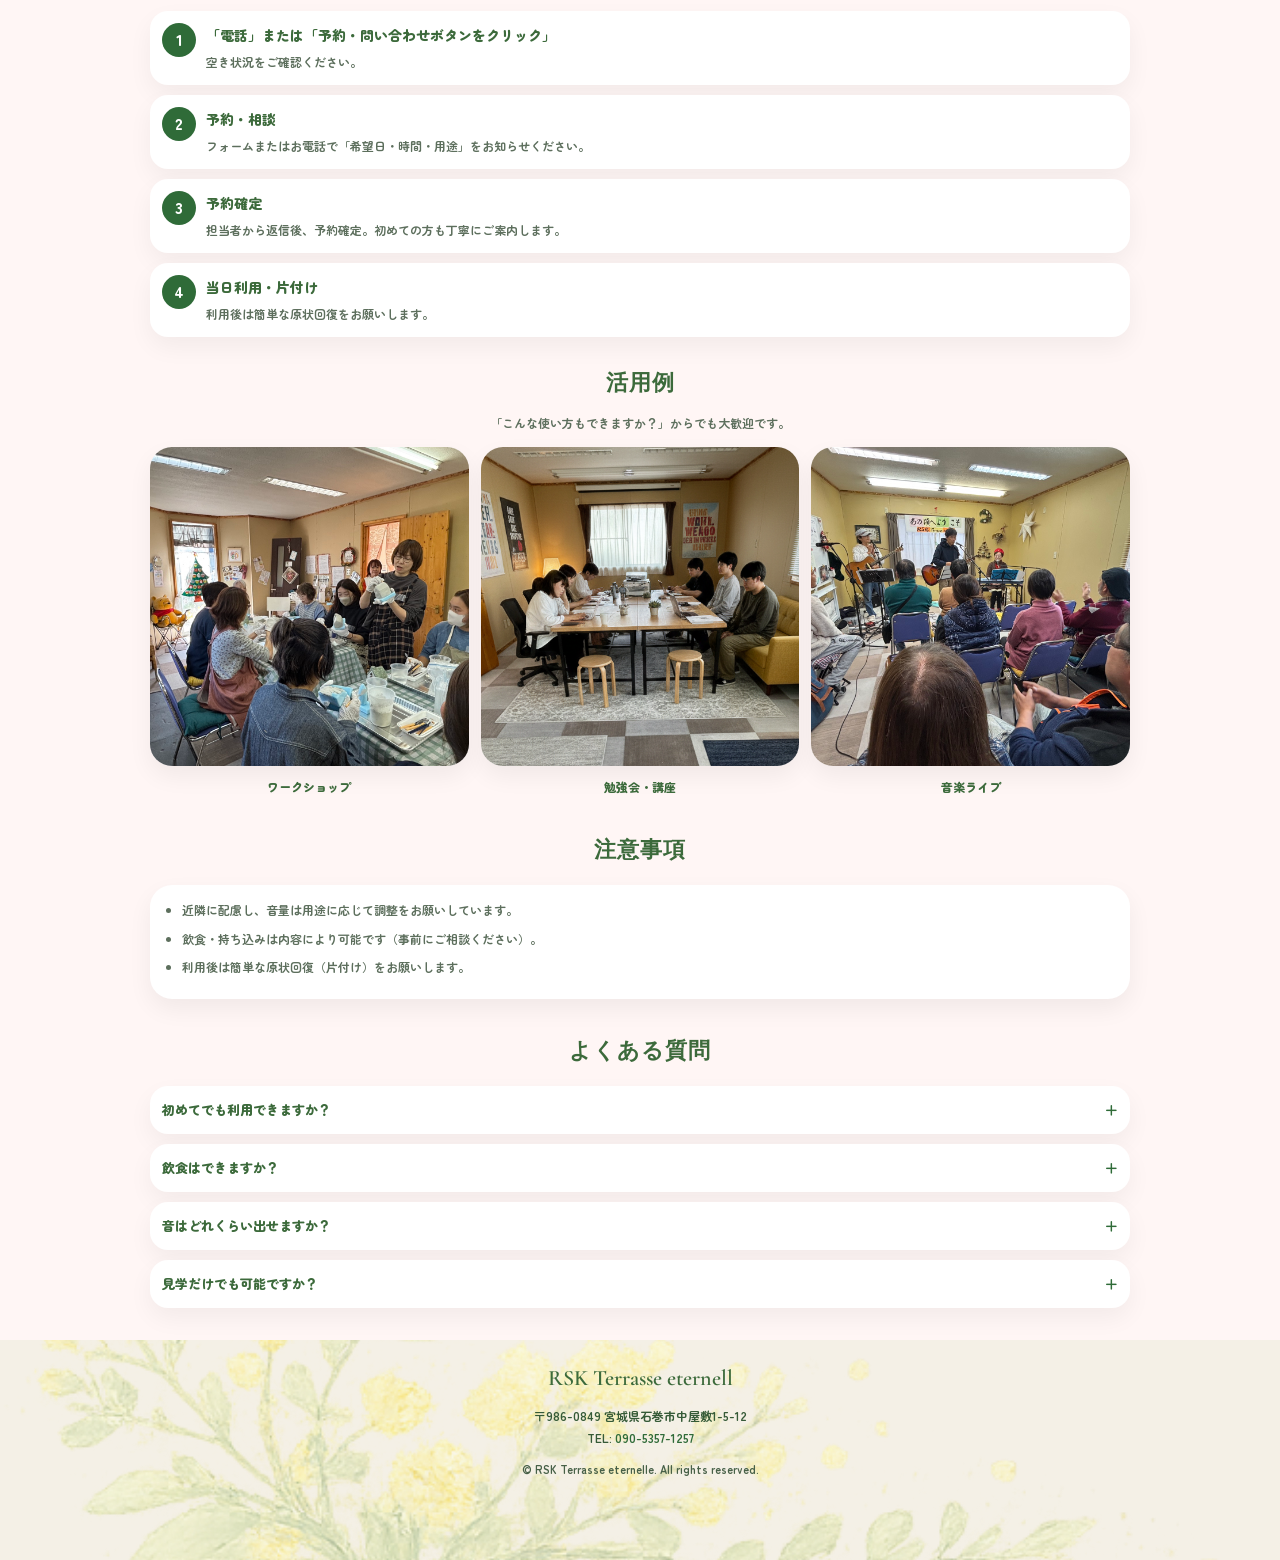
<file: guide.html>
<!DOCTYPE html>
<html lang="ja">
<head>
  <meta charset="UTF-8" />
  <meta name="viewport" content="width=device-width, initial-scale=1.0" />
  <title>ご利用案内 | RSK Terrasse eternell</title>
  <meta name="description" content="石巻の地域交流レンタルスペース「RSK テラスエターナル」のご利用案内。料金・定員・設備・予約方法・活用例・注意事項・FAQをまとめています。">
  <meta name="format-detection" content="telephone=no">

  <!-- canonical（※公開URLに差し替え推奨） -->
  <link rel="canonical" href="https://example.com/">
 
  <!-- OGP -->
<meta property="og:type" content="website">
<meta property="og:title" content="ご利用案内｜RSKテラスエターナル">
<meta property="og:description" content="500円/時間〜、最大20名収容。Wi-Fi・プロジェクター完備。会議・ワークショップ・勉強会など多目的にご利用いただけます。">
<meta property="og:url" content="https://rsk-terrace-eternal.jp/">
<meta property="og:image" content="https://rsk-terrace-eternal.jp/images/ogp.jpg">

<meta name="twitter:card" content="summary_large_image">
<meta name="twitter:title" content="ご利用案内｜RSKテラスエターナル">
<meta name="twitter:description" content="500円/時間〜、最大20名収容。Wi-Fi・プロジェクター完備。会議・ワークショップ・勉強会など多目的にご利用いただけます。">
<meta name="twitter:image" content="https://rsk-terrasse-eternelle.com/images/ogp.jpg">

 <!-- Favicon（ファイルが無ければ削除OK） -->
    <link rel="icon" type="image/svg+xml" href="/favicon.svg">
<link rel="icon" href="/favicon.ico">
<link rel="apple-touch-icon" href="/apple-touch-icon.png">
<link rel="icon" type="image/png" sizes="192x192" href="/images/android-chrome-192x192.png">
<link rel="icon" type="image/png" sizes="512x512" href="/images/android-chrome-512x512.png">

  <link rel="preconnect" href="https://fonts.googleapis.com">
  <link rel="preconnect" href="https://fonts.gstatic.com" crossorigin>
  <link href="https://fonts.googleapis.com/css2?family=Noto+Sans+JP:wght@300;400;500;700&family=Zen+Maru+Gothic:wght@300;400;500;700&display=swap" rel="stylesheet">
  <link href="https://fonts.googleapis.com/css2?family=Cormorant+Garamond:wght@400;500;600;700&display=swap" rel="stylesheet">

  <link rel="stylesheet" href="style.css" />
</head>

<body>
  <!-- ===== Header（TOPと同一）===== -->
  <header class="header">
    <div class="header-inner">
      <a href="index.html" class="logo" aria-label="トップへ">
        <span class="logo-line1">RSK</span>
        <span class="logo-line2">Terrasse eternell</span>
      </a>

      <nav class="nav-menu" id="navMenu" aria-label="サイトメニュー">
        <ul class="nav-list">
          <li class="nav-item"><a href="index.html" class="nav-link">TOP</a></li>
          <li class="nav-item"><a href="about.html" class="nav-link">RSK テラス エターナルについて</a></li>
          <li class="nav-item"><a href="guide.html" class="nav-link active">ご利用案内</a></li>
          <li class="nav-item"><a href="gallery.html" class="nav-link">ギャラリー</a></li>
          <li class="nav-item"><a href="access.html" class="nav-link">アクセス</a></li>
          <li class="nav-item nav-reserva">
<a href="reserva.html" class="nav-link">予約・問い合わせ</a>
</li>
        </ul>
      </nav>

      <button class="menu-toggle" id="menuToggle" aria-label="メニューを開く" aria-expanded="false" aria-controls="navMenu">
        <span></span><span></span><span></span>
      </button>
    </div>

    <div class="menu-overlay" id="menuOverlay" aria-hidden="true"></div>

    <div class="sp-menubar">
  <a href="index.html" class="sp-menubar-item">TOP</a>
  <a href="about.html" class="sp-menubar-item">テラスについて</a>
  <a href="guide.html" class="sp-menubar-item">ご利用案内</a>
  <a href="gallery.html" class="sp-menubar-item">ギャラリー</a>
  <a href="access.html" class="sp-menubar-item">アクセス</a>
</div>

  </header>

  <!-- ===== Main ===== -->
  <main class="main-content">
    <!-- ===== Hero（写真＋キャッチ＋CTA） ===== -->
    <section class="g-hero">
      <div class="g-hero-media">
        <!-- 推奨：横1200px以上。スマホは自動トリミングされます -->
        <img src="images/guide-hero.jpg" alt="RSK テラスエターナルのスペース" class="g-hero-img">
        <div class="g-hero-overlay">
          <p class="g-kicker">Guide</p>
          <h1 class="g-title">ご利用案内</h1>
          <p class="g-lead">
            会議・勉強会・ワークショップ・地域活動まで。<br>
            <strong>まずは空き状況の確認からお気軽にご相談ください。<strong>
          </p>
        </div>
      </div>

      <!-- 3秒で分かる -->
      <div class="g-quick" aria-label="基本情報">
        <div class="g-qitem">
          <span class="g-qcap">料金</span>
          <span class="g-qval">500円/1時間〜</span>
          
        </div>
        <div class="g-qitem">
          <span class="g-qcap">定員</span>
          <span class="g-qval">最大20名</span>
          <span class="g-qsub">着席/立席</span>
        </div>
        <div class="g-qitem">
          <span class="g-qcap">設備</span>
          <span class="g-qval">Wi-Fi / 机 / 椅子/スクリーン/プロジェクター/キッチン</span>
          <span class="g-qsub">持込は要相談</span>
        </div>
      </div>
    </section>

    <!-- ===== 写真で伝える（おすすめの入れ方） ===== -->
    <section class="section">
      <h2 class="section-title">写真でわかる RSK</h2>
      <p class="g-subtitle">雰囲気・広さ・使い方を、まずは写真で確認できます。</p>

      <div class="g-photo-grid">
        <figure class="g-photo">
          <img src="images/space-1.jpg" alt="スペース全体の様子" loading="lazy">
          <figcaption>スペースA全体（会議・講座に）</figcaption>
        </figure>

        <figure class="g-photo">
          <img src="images/space-2.jpg" alt="机と椅子のレイアウト例" loading="lazy">
          <figcaption>スペースA レイアウト例（机/椅子）</figcaption>
        </figure>

        <figure class="g-photo">
          <img src="images/space-3.jpg" alt="ワークショップ利用のイメージ" loading="lazy">
          <figcaption>スペースB（飲食等に）</figcaption>
        </figure>
      </div>
    </section>

    <!-- ===== 料金・基本情報（スマホで読みやすい表） ===== -->
    <section class="section" id="pricing">
      <h2 class="section-title">料金・基本情報</h2>

      <div class="g-table" role="table" aria-label="料金・基本情報">
        <div class="g-row" role="row">
          <div class="g-th" role="columnheader">利用料金</div>
          <div class="g-td" role="cell">500円/1時間<br>定期的なご利用の際は要相談</div>
        </div>
        <div class="g-row" role="row">
          <div class="g-th" role="columnheader">収容人数</div>
          <div class="g-td" role="cell">最大20名（着席/立席）　29.49㎡（14畳）</div>
        </div>
        <div class="g-row" role="row">
          <div class="g-th" role="columnheader">設備</div>
          <div class="g-td" role="cell">Wi-Fi / 机(3台) / 椅子（丸椅子含め20脚）/スクリーン/プロジェクター/キッチン</div>
        </div>
        <div class="g-row" role="row">
          <div class="g-th" role="columnheader">駐車場</div>
          <div class="g-td" role="cell">20台（近隣含む）</div>
        </div>
        <div class="g-row" role="row">
          <div class="g-th" role="columnheader">支払い</div>
          <div class="g-td" role="cell">当日現金 / 事前振込（要相談）</div>
        </div>
      </div>
    </section>

    <!-- ===== 設備・できること ===== -->
    <section class="section" id="facility">
      <h2 class="section-title">設備・できること</h2>

      <div class="g-tags" aria-label="設備タグ">
        <span class="g-tag">Wi-Fi</span>
        <span class="g-tag">机</span>
        <span class="g-tag">椅子</span>
        <span class="g-tag">持ち込み相談OK</span>
        <span class="g-tag">飲食：要相談</span>
        <span class="g-tag">音量：要相談</span>
      </div>

      <ul class="g-list">
        <li>勉強会・セミナー・講座の開催</li>
        <li>ワークショップ（親子・制作・地域活動）</li>
        <li>打ち合わせ・コワーキング</li>
        <li>展示・発表（内容により要相談）</li>
      </ul>
    </section>

    <!-- ===== ご利用の流れ ===== -->
    <section class="section" id="flow">
      <h2 class="section-title">ご利用の流れ</h2>

      <ol class="g-steps">
        <li class="g-step">
          <span class="g-step-no">1</span>
          <div class="g-step-body">
            <p class="g-step-title">「電話」または「予約・問い合わせボタンをクリック」</p>
            <p class="g-step-text">空き状況をご確認ください。</p>
          </div>
        </li>
        <li class="g-step">
          <span class="g-step-no">2</span>
          <div class="g-step-body">
            <p class="g-step-title">予約・相談</p>
            <p class="g-step-text">フォームまたはお電話で「希望日・時間・用途」をお知らせください。</p>
          </div>
        </li>
        <li class="g-step">
          <span class="g-step-no">3</span>
          <div class="g-step-body">
            <p class="g-step-title">予約確定</p>
            <p class="g-step-text">担当者から返信後、予約確定。初めての方も丁寧にご案内します。</p>
          </div>
        </li>
        <li class="g-step">
          <span class="g-step-no">4</span>
          <div class="g-step-body">
            <p class="g-step-title">当日利用・片付け</p>
            <p class="g-step-text">利用後は簡単な原状回復をお願いします。</p>
          </div>
        </li>
      </ol>

    <!-- ===== 活用例（写真カード） ===== -->
    <section class="section" id="usecase">
      <h2 class="section-title">活用例</h2>
      <p class="g-subtitle">「こんな使い方もできますか？」からでも大歓迎です。</p>

      <div class="g-usecase-grid">
        <a class="g-usecase-card" href="access.html#contact">
          <div class="g-usecase-thumb">
            <img src="images/concept-1.jpg" alt="ワークショップ" loading="lazy">    
          </div>
          <div class="g-usecase-label">ワークショップ</div>
        </a>

        <a class="g-usecase-card" href="access.html#contact">
          <div class="g-usecase-thumb">
            <img src="images/event-3.jpg" alt="音楽ライブ" loading="lazy">
          </div>
          <div class="g-usecase-label">勉強会・講座</div>
        </a>

        <a class="g-usecase-card" href="access.html#contact">
          <div class="g-usecase-thumb">
            <img src="images/event-1.jpg" alt="会議・打ち合わせ" loading="lazy">
          </div>
          <div class="g-usecase-label">音楽ライブ</div>
        </a>

   
    </section>

    <!-- ===== 注意事項（短く） ===== -->
    <section class="section" id="rule">
      <h2 class="section-title">注意事項</h2>
      <div class="g-note">
        <ul class="g-note-list">
          <li>近隣に配慮し、音量は用途に応じて調整をお願いしています。</li>
          <li>飲食・持ち込みは内容により可能です（事前にご相談ください）。</li>
          <li>利用後は簡単な原状回復（片付け）をお願いします。</li>
        </ul>
      </div>
    </section>

    <!-- ===== FAQ ===== -->
    <section class="section" id="faq">
      <h2 class="section-title">よくある質問</h2>

      <div class="g-faq">
        <details class="g-faq-item">
          <summary>初めてでも利用できますか？</summary>
          <p>もちろん大丈夫です。用途・人数・時間の確認から一緒に進めます。</p>
        </details>

        <details class="g-faq-item">
          <summary>飲食はできますか？</summary>
          <p>内容により可能です。におい・ゴミ・片付けのルールを相談のうえ決めます。</p>
        </details>

        <details class="g-faq-item">
          <summary>音はどれくらい出せますか？</summary>
          <p>近隣状況に配慮し、用途に応じて調整します。事前に必ずご相談ください。</p>
        </details>

        <details class="g-faq-item">
          <summary>見学だけでも可能ですか？</summary>
          <p>可能です。空き時間をご案内しますのでお問い合わせください。</p>
        </details>
      </div>
    </section>
  </main>

  <!-- ===== Footer（既存の共通フッターがあるならそれでもOK） ===== -->
  <footer class="footer">
    <div class="footer-inner">
      <div class="footer-name">RSK Terrasse eternell</div>
      <div class="footer-meta">
        〒986-0849 宮城県石巻市中屋敷1-5-12<br>
        TEL: <a href="tel:09053571257">090-5357-1257</a>
      </div>
      <div class="footer-copy">© RSK Terrasse eternelle. All rights reserved.</div>
    </div>
  </footer>

 <script src="script.js"></script>

  <div class="floating-cta">
    <a class="floating-btn call" href="tel:09053571257">📞 今すぐ電話する</a>
    <a class="floating-btn reserva" href="reserva.html">予約のご相談</a>
  </div>

</body>
</html>
</file>
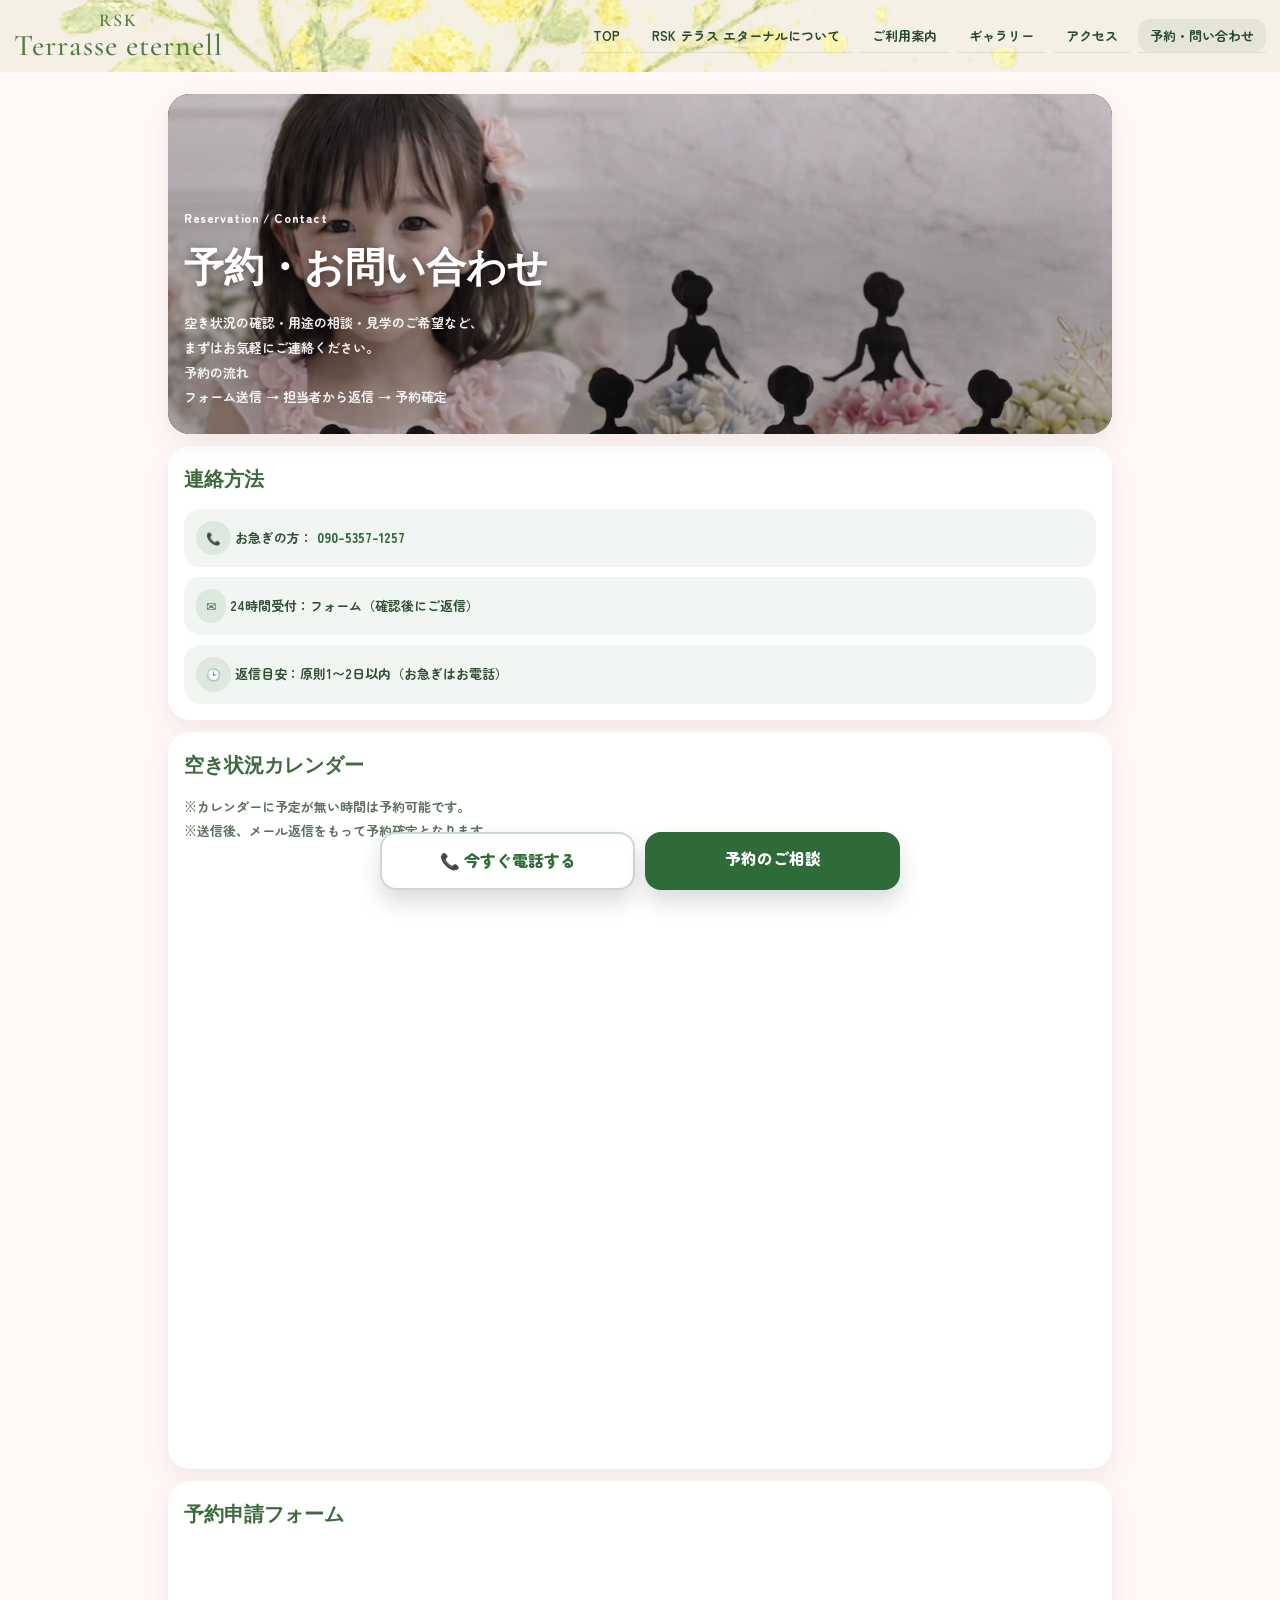
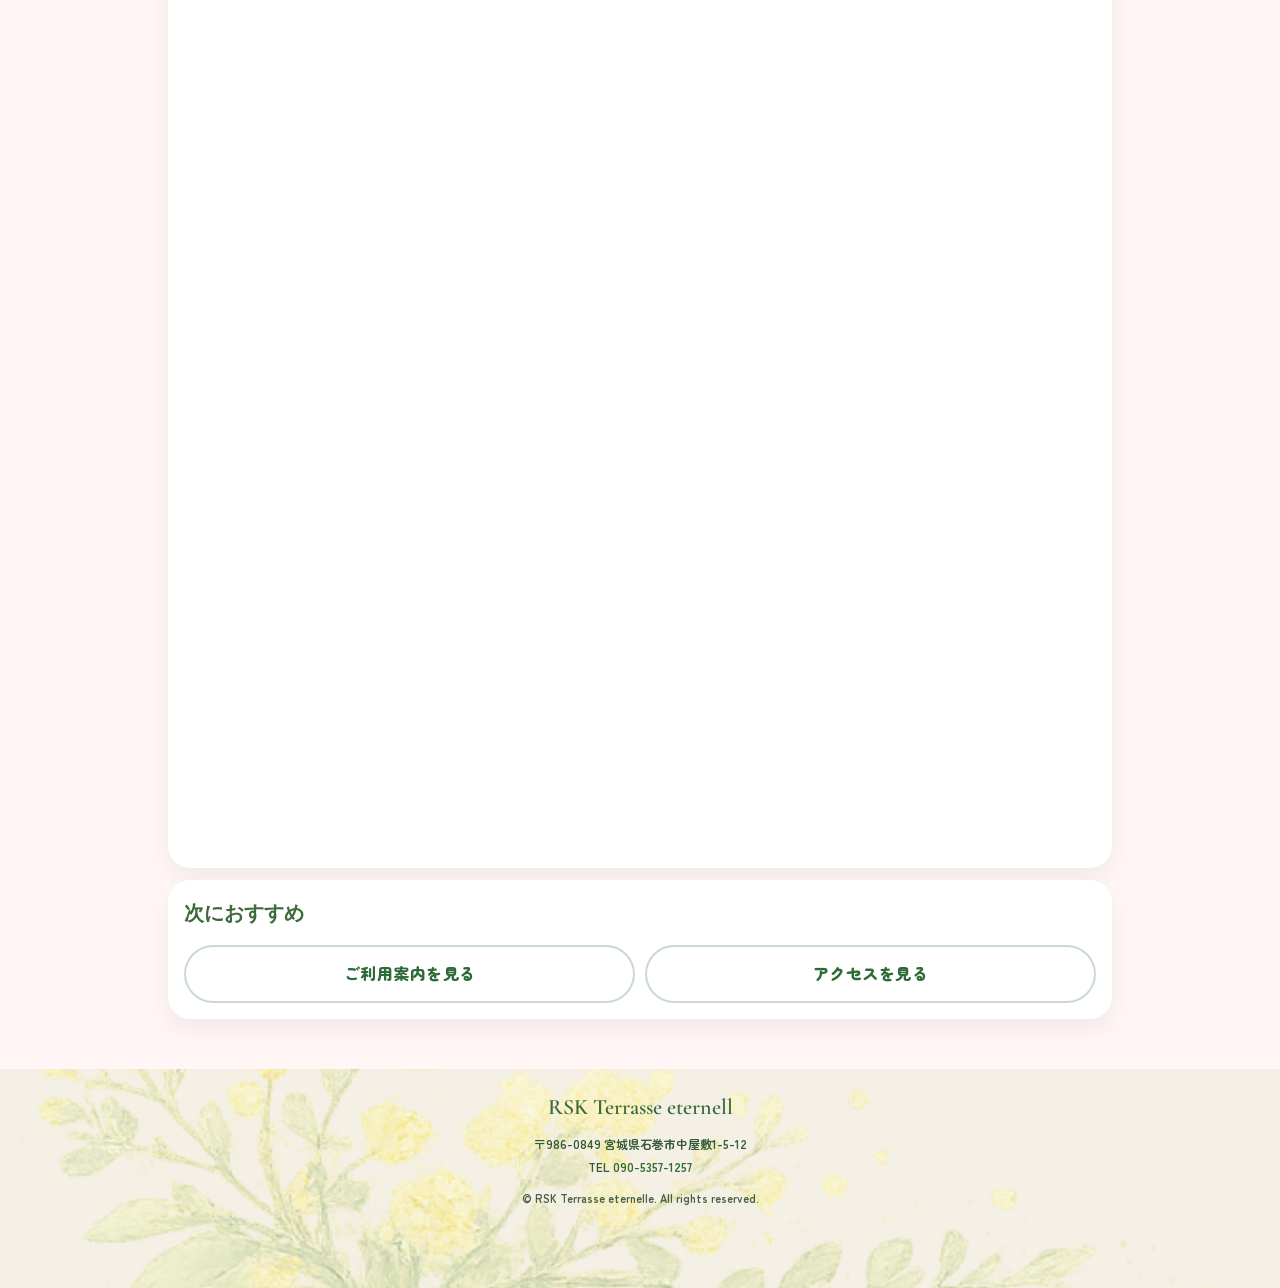
<file: reserva.html>
<!DOCTYPE html>
<html lang="ja">
<head>
  <meta charset="UTF-8" />
  <meta name="viewport" content="width=device-width, initial-scale=1.0" />
  <title>予約・お問い合わせ | RSK テラス エターナル</title>
  <meta name="description" content="RSK テラス エターナルの予約・お問い合わせページ。空き状況確認、用途相談、見学予約などはこちらから。" />
  <meta name="format-detection" content="telephone=no">

 <!-- canonical（※公開URLに差し替え推奨） -->
  <link rel="canonical" href="https://example.com/">

  <!-- OGP -->
<meta property="og:type" content="website">
<meta property="og:title" content="予約・お問い合わせ｜RSKテラスエターナル">
<meta property="og:description" content="空き状況の確認・用途の相談・見学のご希望はこちらから。Googleカレンダーで空き状況をご確認のうえ、フォームまたはお電話でご連絡ください。">
<meta property="og:url" content="https://rsk-terrace-eternal.jp/">
<meta property="og:image" content="https://rsk-terrace-eternal.jp/images/ogp.jpg">

<meta name="twitter:card" content="summary_large_image">
<meta name="twitter:title" content="予約・お問い合わせ｜RSKテラスエターナル">
<meta name="twitter:description" content="空き状況の確認・用途の相談・見学のご希望はこちらから。Googleカレンダーで空き状況をご確認のうえ、フォームまたはお電話でご連絡ください。">
<meta name="twitter:image" content="https://rsk-terrasse-eternelle.com/images/ogp.jpg">

  <link rel="preconnect" href="https://fonts.googleapis.com">
  <link rel="preconnect" href="https://fonts.gstatic.com" crossorigin>
  <link href="https://fonts.googleapis.com/css2?family=Noto+Sans+JP:wght@300;400;500;700&family=Zen+Maru+Gothic:wght@300;400;500;700&display=swap" rel="stylesheet">
  <link href="https://fonts.googleapis.com/css2?family=Cormorant+Garamond:wght@400;500;600;700&display=swap" rel="stylesheet">

  <link rel="stylesheet" href="style.css" />
 
  <!-- Favicon（ファイルが無ければ削除OK） -->
    <link rel="icon" type="image/svg+xml" href="/favicon.svg">
<link rel="icon" href="/favicon.ico">
<link rel="apple-touch-icon" href="/apple-touch-icon.png">
<link rel="icon" type="image/png" sizes="192x192" href="/images/android-chrome-192x192.png">
<link rel="icon" type="image/png" sizes="512x512" href="/images/android-chrome-512x512.png">
 
</head>

<body>
  <!-- ===== Header（indexと同じ）===== -->
  <header class="header">
    <div class="header-inner">
      <a href="index.html" class="logo" aria-label="トップへ">
        <span class="logo-line1">RSK</span>
        <span class="logo-line2">Terrasse eternell</span>
      </a>

      <nav class="nav-menu" id="navMenu" aria-label="サイトメニュー">
        <ul class="nav-list">
          <li class="nav-item"><a href="index.html" class="nav-link">TOP</a></li>
          <li class="nav-item"><a href="about.html" class="nav-link">RSK テラス エターナルについて</a></li>
          <li class="nav-item"><a href="guide.html" class="nav-link">ご利用案内</a></li>
          <li class="nav-item"><a href="gallery.html" class="nav-link">ギャラリー</a></li>
          <li class="nav-item"><a href="access.html" class="nav-link">アクセス</a></li>
          <li class="nav-item"><a href="reserva.html" class="nav-link active">予約・問い合わせ</a></li>
        </ul>
      </nav>

      <button class="menu-toggle" id="menuToggle"
        aria-label="メニューを開く"
        aria-expanded="false"
        aria-controls="navMenu">
        <span></span><span></span><span></span>
      </button>
    </div>
    <div class="menu-overlay" id="menuOverlay" aria-hidden="true"></div>
  </header>

  <main class="main">
    <div class="page">

      <!-- ===== Hero ===== -->
      <section class="page-hero page-hero--photo reserva">
        <div class="page-kicker">Reservation / Contact</div>
        <h1 class="page-title">予約・お問い合わせ</h1>
        <p class="page-lead">
         <strong> 空き状況の確認・用途の相談・見学のご希望など、<br>
          まずはお気軽にご連絡ください。<br>
          予約の流れ<br>
          フォーム送信 → 担当者から返信 → 予約確定<strong>
      
        </p>
      </section>

      <!-- ===== 連絡手段カード ===== -->
      <section class="page-card">
        <h2>連絡方法</h2>
        <ul class="list">
          <li><span class="badge">📞</span> お急ぎの方： <a href="tel:09053571257" style="color:var(--accent);font-weight:900;text-decoration:none;">090-5357-1257</a></li>
          <li><span class="badge">✉️</span> 24時間受付：フォーム（確認後にご返信）</li>
          <li><span class="badge">🕒</span> 返信目安：原則1〜2日以内（お急ぎはお電話）</li>
        </ul>
      </section>

      <!-- ===== 空き状況 ===== -->
<section class="page-card">

<h2>空き状況カレンダー</h2>

<p class="page-lead">
※カレンダーに予定が無い時間は予約可能です。<br>
※送信後、メール返信をもって予約確定となります。
</p>

<iframe
src="https://calendar.google.com/calendar/embed?src=1a91cc2ca167978fea11ae3be7a2ec4529bbc18449c3dfe2980a15c158833205%40group.calendar.google.com&ctz=Asia%2FTokyo"
style="border:0"
width="100%"
height="600"
frameborder="0">
</iframe>

</section>


<!-- ===== 予約 ===== -->
<section class="page-card" id="form">

<h2>予約申請フォーム</h2>

<iframe src=https://docs.google.com/forms/d/e/1FAIpQLSd7__nlUcFq2xsTCTJyI-NbS_Uy9XdqortiNbh_2dQMrHbNZA/viewform?usp=publish-editor
width="100%"
height="900"
frameborder="0">
</iframe>

</section>

      <!-- ===== 戻り導線 ===== -->
      <section class="page-card">
        <h2>次におすすめ</h2>
        <div class="btn-row">
          <a class="btn btn-ghost" href="guide.html">ご利用案内を見る</a>
          <a class="btn btn-ghost" href="access.html">アクセスを見る</a>
        </div>
      </section>

    </div>
  </main>

  <footer class="footer">
    <div class="footer-inner">
      <p class="footer-name">RSK Terrasse eternell</p>
      <p class="footer-meta">
        〒986-0849 宮城県石巻市中屋敷1-5-12<br>
        TEL <a href="tel:09053571257">090-5357-1257</a>
      </p>
      <p class="footer-copy">© RSK Terrasse eternelle. All rights reserved.</p>
    </div>
  </footer>

 <script src="script.js"></script>
 <div class="floating-cta">
    <a class="floating-btn call" href="tel:09053571257">📞 今すぐ電話する</a>
    <a class="floating-btn reserva" href="reserva.html">予約のご相談</a>
  </div>
</body>
</html>
</file>
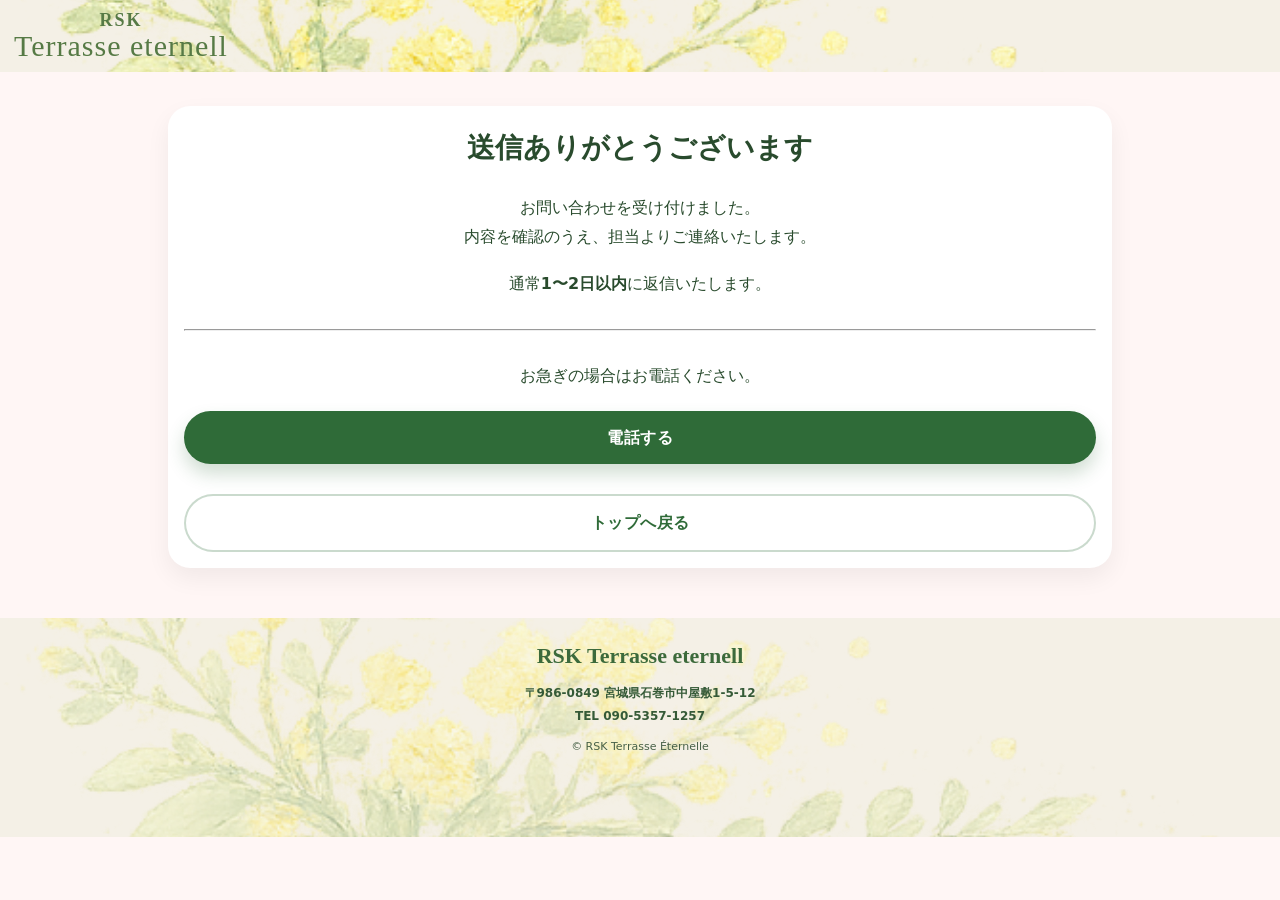
<file: thanks.html>
<!DOCTYPE html>
<html lang="ja">
<head>
<meta charset="UTF-8">
<meta name="viewport" content="width=device-width, initial-scale=1.0">

<title>送信完了 | RSK テラス エターナル</title>

<meta name="description" content="お問い合わせを受け付けました。RSKテラスエターナルより折り返しご連絡いたします。">

<link rel="stylesheet" href="style.css">

</head>

<body>

<header class="header">
<div class="header-inner">

<a href="index.html" class="logo">
<span class="logo-line1">RSK</span>
<span class="logo-line2">Terrasse eternell</span>
</a>

</div>
</header>

<main class="main">

<div class="page">

<section class="page-card" style="text-align:center">

<h1 style="font-size:28px;margin-bottom:20px;">
送信ありがとうございます
</h1>

<p style="line-height:1.8;">
お問い合わせを受け付けました。<br>
内容を確認のうえ、担当よりご連絡いたします。
</p>

<p style="margin-top:18px;">
通常<strong>1〜2日以内</strong>に返信いたします。
</p>

<hr style="margin:30px 0">

<p style="margin-bottom:20px;">
お急ぎの場合はお電話ください。
</p>

<a href="tel:09053571257" class="btn btn-primary">
電話する
</a>

<div style="margin-top:30px">

<a href="index.html" class="btn btn-ghost">
トップへ戻る
</a>

</div>

</section>

</div>

</main>

<footer class="footer">

<div class="footer-inner">

<p class="footer-name">
RSK Terrasse eternell
</p>

<p class="footer-meta">
〒986-0849 宮城県石巻市中屋敷1-5-12<br>
TEL 090-5357-1257
</p>

<p class="footer-copy">
© RSK Terrasse Éternelle
</p>

</div>

</footer>

</body>
</html>
</file>
<file: style.css>
/* RSK Terrasse eternell - TOP (mobile first) */

:root{
  --bg: #fff6f5;          /* 淡いピンク */
  --paper: #fff;          /* 白カード */
  --ink: #294b2d;          /* 濃いグリーン */
  --ink2:#3c6a3b;          /* 見出しグリーン */
  --muted:#5d6f5d;
  --accent:#2f6b38;        /* CTAグリーン */
  --accent2:#3e8347;
  --line:#e7ece6;
  --radius: 18px;

  --font: "Zen Maru Gothic","Noto Sans JP",system-ui,-apple-system,"Segoe UI",sans-serif;
  --serif:"Cormorant Garamond",serif;
}

*{box-sizing:border-box;margin:0;padding:0}
body{
  font-family:var(--font);
  background:var(--bg);
  color:var(--ink);
  line-height:1.85;
  overflow-x:hidden;
}

/* ===== Header（添付と同じ見た目） ===== */
.header{
  position:fixed;
  inset:0 0 auto 0;
  height:56px;
  z-index:1000;
  overflow:hidden;
  background:#f4f0e6; /* 花柄の下地 */
}

.header::before{
  content:"";
  position:absolute;
  inset:0;
  background:url("images/header-decoration.png") center/cover no-repeat; /* 全面敷き */
  opacity:1; /* 画像が濃い場合は 0.6〜0.85 に下げる */
  pointer-events:none;
  z-index:0;
}

.header-inner{
  position:relative;
  z-index:1;
  height:100%;
  display:flex;
  align-items:center;
  justify-content:flex-end;
  padding:0 14px;
}

/* ロゴは中央固定 */
.logo{
  position:absolute;
  left:50%;
  top:50%;
  transform:translate(-50%,-50%);
  text-decoration:none;
  text-align:center;
  line-height:1;
  white-space:nowrap;
}
.logo-line1{
  display:block;
  font-family:var(--serif);
  font-size:18px;
  font-weight:600;
  letter-spacing:2px;
  color:#567a45;
  margin-bottom:2px;
}
.logo-line2{
  display:block;
  font-family:var(--serif);
  font-size:30px;
  font-weight:500;
  letter-spacing:1px;
  color:#567a45;
}

/* hamburger */
/* ===== menu icon : hamburger → X（確実版）===== */
.menu-toggle{
  position: relative;
  width: 44px;
  height: 44px;
}

/* 3本線を「中央基準」で固定 */
.menu-toggle span{
  position: absolute;
  left: 50%;
  top: 50%;
  width: 28px;
  height: 2px;
  background: #6a6a6a;
  border-radius: 2px;
  transform: translate(-50%, -50%);
  transition: .25s ease;
}

/* 上・中・下の位置 */
.menu-toggle span:nth-child(1){
  transform: translate(-50%, calc(-50% - 8px));
}
.menu-toggle span:nth-child(2){
  transform: translate(-50%, -50%);
}
.menu-toggle span:nth-child(3){
  transform: translate(-50%, calc(-50% + 8px));
}

/* 開いたら「×」 */
.menu-toggle.active span:nth-child(1){
  transform: translate(-50%, -50%) rotate(45deg);
}
.menu-toggle.active span:nth-child(2){
  opacity: 0;
}
.menu-toggle.active span:nth-child(3){
  transform: translate(-50%, -50%) rotate(-45deg);
}

/* slide menu */
.nav-menu{
  position:fixed;
  top:0; right:-100%;
  width:min(86vw,340px);
  height:100vh;
  background:rgba(255,246,245,.98);
  backdrop-filter: blur(10px);
  padding:72px 18px 18px;
  box-shadow:-12px 0 30px rgba(0,0,0,.10);
  transition:right .35s ease;
  z-index:1000; /* ← 1001でもOK。overlayより上ならOK */
}
.nav-menu.active{right:0}
.nav-list{list-style:none;display:flex;flex-direction:column}
.nav-item{border-bottom:1px solid rgba(47,107,56,.12)}
.nav-link{
  display:block;
  padding:14px 10px;
  text-decoration:none;
  color:var(--ink);
  font-weight:600;
  font-size:14px;
}
.nav-link.active,
.nav-link:hover{
  background:rgba(47,107,56,.08);
  border-radius:12px;
}


.nav-contact{
  margin-top:18px;
  padding-top:16px;
  border-top:1px solid rgba(47,107,56,.18);
  display:grid;
  gap:10px;
}
.nav-tel{
  display:flex;align-items:center;justify-content:center;gap:8px;
  text-decoration:none;
  background:#fff;
  border-radius:14px;
  padding:12px;
  color:var(--accent);
  font-weight:700;
}
.nav-cta{
  text-decoration:none;
  background:var(--accent);
  color:#fff;
  border-radius:999px;
  padding:12px 14px;
  text-align:center;
  font-weight:800;
}
.nav-cta:hover{background:var(--accent2)}

.menu-overlay{
  position:fixed; inset:0;
  background:rgba(0,0,0,.25); /* ← 0.45 → 0.25 に */
  opacity:0; visibility:hidden;
  transition:.25s ease;
  z-index: 999;              /* ← nav-menu より下に */
  pointer-events:none;
}
.menu-overlay.active{
  opacity:1;
  visibility:visible;
}



/* ===== Main ===== */
/* ===== Main（ヘッダー固定の被り対策） ===== */
.main-content { padding-top: 56px; }  /* ←スマホのヘッダー高さ */

.main{padding-top:96px}

/* ===== HERO ===== */

/* ===== HERO（画像上にテキスト＋CTAを重ねる） ===== */

.hero-photo{
  position: relative;
  border-radius: 0;
  overflow: hidden;
  box-shadow: none;
}

.hero-photo img{
  width: 100%;
  height: 240px;
  object-fit: cover;
  display: block;
  filter: brightness(90%);
}

/* 画像の上に重ねる（白帯なし） */
.hero-overlay{
  position: absolute;
  inset: 0;
  display: flex;
  flex-direction: column;
  justify-content: center;
  align-items: center;
  text-align: center;
  gap: 16px;
  padding: 18px 18px 20px;
  background: transparent;
}

/* キャッチコピー（白文字＋影） */
.hero-overlay-title{
  margin: 0;
  font-family: var(--serif);
  color: #fff;
  font-size: 24px;
  font-weight: 700;
  line-height: 1.35;
  letter-spacing: 0.5px;
  text-shadow:
    0 2px 10px rgba(0,0,0,.45),
    0 1px 2px rgba(0,0,0,.55);
}

/* CTAボタン */
.hero-btn{
  display: inline-flex;
  justify-content: center;
  align-items: center;
  padding: 14px 22px;
  border-radius: 999px;
  font-weight: 900;
  text-decoration: none;
  font-size: 14px;
  white-space: nowrap;
}

.hero-btn-primary{
  background: var(--accent);
  color: #fff;
  box-shadow: 0 10px 18px rgba(0,0,0,.20);
}

/* レスポンシブ */
@media (min-width: 768px){
  .hero-photo img{ height: 300px; }
  .hero-overlay-title{ font-size: 34px; }
  .hero-btn{ font-size: 15px; padding: 16px 28px; }
  filter: brightness(90%);
}


.hero { position:relative; padding:0 }


.hero-bg{
  position:absolute; inset:0;
  background: linear-gradient(180deg, rgba(47,107,56,.06) 0%, transparent 70%);
  pointer-events:none;
}
.hero-wrap{
  position:relative;
  max-width:980px;
  margin:0 auto;
  display:grid;
  gap:14px;
}

.hero-photo{
  border-radius: 0;
  overflow:hidden;
  box-shadow: none;
}
.hero-photo img{display:block;width:100%;height:210px;object-fit:cover}

.hero-panel{
  background:#fff;
  border: radius 0;
  padding:16px 16px 14px;
  box-shadow:0 10px 24px rgba(0,0,0,.06);
}
.hero-kicker{
  font-size:12px;
  color:var(--muted);
  font-weight:700;
  margin-bottom:6px;
  letter-spacing:.5px;
}
.hero-title{
  font-family:var(--serif);
  color:var(--ink2);
  font-size:22px;
  line-height:1.35;
  margin-bottom:12px;
}
.hero-ctas{display:grid;gap:10px;margin:10px 0 6px}
.hero-note{
  margin-top:8px;
  background:rgba(47,107,56,.06);
  border-radius:16px;
  padding:10px 12px;
  font-size:12px;
  color:#2f4f33;
}

/* ===== Sections ===== */
.section{
  max-width:980px;
  margin:0 auto;
  padding:18px 0 6px;
}
.section-title{
  text-align:center;
  font-family:var(--serif);
  color:var(--ink2);
  font-size:22px;
  letter-spacing:1px;
  margin:8px 0 14px;
}

.section-title-wrap{
  display:flex;
  align-items:center;
  gap:14px;
}

.section-title{
  white-space: nowrap;
}

.title-logo{
  height:28px;
  width:auto;
}

/* archive */
.archive-list{display:grid;gap:10px}
.archive-item{
  display:flex;align-items:center;justify-content:space-between;
  gap:10px;
  background:#fff;
  border-radius:18px;
  padding:12px 14px;
  text-decoration:none;
  color:var(--ink);
  box-shadow:0 8px 18px rgba(0,0,0,.05);
}
.archive-pill{
  font-size:11px;
  font-weight:800;
  color:#2f6b38;
  background:rgba(47,107,56,.10);
  padding:6px 10px;
  border-radius:999px;
  white-space:nowrap;
}
.archive-text{font-weight:700;font-size:13px}

/* ===== PC時：アーカイブをコンパクトに（スマホはそのまま） ===== */
@media (min-width: 1024px){

  /* 横に伸びすぎ防止（中央に収める） */
  .archive-list{
    max-width: 760px;   /* 720〜860で好み調整OK */
    margin: 0 auto;
    gap: 8px;           /* 行間を詰める */
  }

  /* 1行の高さを詰める */
  .archive-item{
    padding: 10px 12px;         /* 高さを詰める */
    border-radius: 14px;        /* 角丸も少し控えめ */
    box-shadow: 0 6px 14px rgba(0,0,0,.05); /* 影も軽く */
    gap: 12px;
  }

  /* 左のピルを小さく */
  .archive-pill{
    font-size: 10px;
    padding: 5px 9px;
    min-width: 78px;
  }

  /* 右の文字も少し小さく＆折り返し抑制 */
  .archive-text{
    font-size: 12px;
    line-height: 1.4;
    white-space: nowrap;        /* 1行にしたい場合 */
    overflow: hidden;
    text-overflow: ellipsis;    /* 長いと…にする */
  }
}

/* pricing */
.pricing-card{
  background:#fff;
  border-radius:22px;
  padding:16px;
  box-shadow:0 10px 24px rgba(0,0,0,.06);
}
.pricing-main{display:grid;gap:8px;margin-bottom:14px}
.price{display:flex;align-items:baseline;gap:6px;justify-content:center}
.price-amount{font-family:var(--serif);font-size:44px;font-weight:700;color:var(--ink2)}
.price-unit{font-weight:900;color:var(--ink2)}
.price-sub{font-size:12px;color:var(--muted);margin-left:6px}
.pricing-note{text-align:center;color:var(--muted);font-size:12px}
.pricing-cta{display:grid;gap:10px;margin-top:10px}

/* space */
.space-grid{display:grid;gap:10px;margin-top:12px}
.space-card{
  background:rgba(255,255,255,.85);
  border:1px solid rgba(47,107,56,.10);
  border-radius:18px;
  padding:14px;
}
.space-title{color:var(--ink2);font-weight:900;margin-bottom:4px}
.space-desc{color:var(--muted);font-size:12px}

/* usecase */
/* ===== USECASE（活用例：写真カード） ===== */
/* ===== USECASE（活用例：写真カード） ===== */
.usecase-grid{
  display: grid;
  grid-template-columns: repeat(2, 1fr);
  gap: 14px;
}

.usecase-thumb{
  aspect-ratio: 1 / 1;
  border-radius: 22px;
  overflow: hidden;
}

.usecase-thumb img{
  width: 100%;
  height: 100%;
  object-fit: cover;
}

/* スマホは横幅が狭い場合2列に落とす */
@media (max-width: 520px){
  .usecase-grid{
    grid-template-columns: repeat(2, 1fr);
  }
  
}

.recommend{
  background:#fff;
  border-radius:22px;
  padding:16px;
  box-shadow:0 10px 24px rgba(0,0,0,.06);
}
.recommend-title{
  text-align:center;
  font-weight:900;
  color:var(--ink2);
  margin-bottom:10px;
}
.recommend-list{list-style:none;display:grid;gap:10px}
.recommend-list li{
  background:rgba(47,107,56,.06);
  border-radius:16px;
  padding:12px 12px;
  font-size:12px;
  color:#2f4f33;
}
.recommend-foot{margin-top:10px;color:var(--muted);font-size:12px;text-align:center}

/* ===== About Page ===== */

.aboutp-titleband{
  background: #faf4ef;
  padding: 36px 16px 28px;
  text-align: center;
}

.aboutp-title{
  font-family: var(--serif);
  font-size: 28px;
  color: var(--ink2);
  margin-bottom: 8px;
  margin-top: 40px;
}

.aboutp-sub{
  font-size: 13px;
  color: var(--muted);
  margin-top: 0px;
}

.aboutp-paper{
  background: #fff7f5;
  padding: 28px 16px 40px;
}

.aboutp-paper-inner{
  max-width: 720px;
  margin: 0 auto;
}

.aboutp-block{
  margin-bottom: 32px;
}

.aboutp-h2{
  display:flex;
  align-items:center;
  gap:12px;
  flex-wrap:nowrap;
}

.aboutp-title-text{
  white-space:nowrap;
}

.aboutp-title-logo{
  height:35px;
  width:auto;
}

.aboutp-text{
  font-size: 14px;
  line-height: 2;
  color: var(--ink);
}

.aboutp-timeline{
  list-style: none;
  padding: 0;
  margin: 0;
}

.aboutp-timeline li{
  font-size: 14px;
  line-height: 1.8;
  margin-bottom: 8px;
  color: var(--ink);
}

.aboutp-timeline .year{
  font-weight: 700;
  margin-right: 8px;
  color: var(--accent);
}

.aboutp-cta{
  background: #fff;
  border-radius: 20px;
  padding: 20px 16px;
  text-align: center;
  box-shadow: 0 8px 20px rgba(0,0,0,.06);
}

.aboutp-cta-text{
  font-size: 14px;
  margin-bottom: 12px;
  color: var(--ink2);
}

.aboutp-cta-actions{
  display: grid;
  gap: 10px;
}

/* 上釜地区の魅力 */

.aboutp-area-points{
  margin-top: 14px;
  padding-left: 18px;
  list-style: disc;
  color: var(--ink);
  font-size: 14px;
  line-height: 1.9;
}

.aboutp-area-points li{
  margin-bottom: 6px;
}

@media (min-width: 768px){
  .aboutp-title{ font-size: 34px; }
  .aboutp-paper{ padding: 40px 24px 56px; }
  .aboutp-cta-actions{
    grid-template-columns: 1fr 1fr;
    max-width: 420px;
    margin: 0 auto;
  }
}

/* ===== Guide Page（運営者サイト風：スマホ最適化） ===== */

.g-hero{ padding: 14px 14px 8px; max-width: 980px; margin: 0 auto; }

/* Hero Photo */
.g-hero-media{
  position: relative;
  border-radius: 22px;
  overflow: hidden;
  box-shadow: 0 10px 28px rgba(0,0,0,.10);
  background: #fff;
}
.g-hero-img{
  width: 100%;
  height: 260px;
  object-fit: cover; /* スマホで雰囲気重視 */
  display: block;
  object-position: center top;
}

/* 文字を読めるように暗幕 */
.g-hero-overlay{
  position: absolute;
  inset: 0;
  display: grid;
  align-content: end;
  gap: 10px;
  padding: 16px 16px 14px;
  background: linear-gradient(180deg, rgba(0,0,0,.05) 0%, rgba(0,0,0,.55) 80%, rgba(0,0,0,.62) 100%);
}

.g-kicker{
  font-size: 12px;
  color: rgba(255,255,255,.85);
  font-weight: 800;
  letter-spacing: .05em;
}
.g-title{
  font-family: var(--serif);
  color: #fff;
  font-size: 30px;
  line-height: 1.15;
}
.g-lead{
  color: rgba(255,255,255,.92);
  font-size: 13px;
  line-height: 1.9;
  font-weight: 700;
}

.g-cta{
  display: grid;
  gap: 10px;
  margin-top: 4px;
}

/* Quick facts */
.g-quick{
  margin-top: 12px;
  display: grid;
  grid-template-columns: repeat(3, 1fr);
  gap: 8px;
}
.g-qitem{
  background: #fff;
  border-radius: 18px;
  padding: 10px 10px;
  box-shadow: 0 10px 24px rgba(0,0,0,.06);
  display: grid;
  gap: 4px;
}
.g-qcap{
  font-size: 11px;
  color: var(--muted);
  font-weight: 900;
}
.g-qval{
  font-size: 12px;
  color: var(--ink2);
  font-weight: 900;
  line-height: 1.2;
}
.g-qsub{
  font-size: 11px;
  color: var(--muted);
  font-weight: 700;
}

/* Subtitle helper */
.g-subtitle{
  text-align: center;
  color: var(--muted);
  font-size: 12px;
  margin: -6px 0 14px;
  line-height: 1.8;
}

/* Photo grid (recommended way) */
.g-photo-grid{
  display: grid;
  gap: 10px;
  text-align: center;
}
.g-photo{
  background: #fff;
  border-radius: 22px;
  overflow: hidden;
  box-shadow: 0 10px 24px rgba(0,0,0,.06);
}
.g-photo img{
  width: 100%;
  height: 210px;
  object-fit: cover;
  display: block;
}
.g-photo figcaption{
  padding: 10px 12px 12px;
  font-weight: 900;
  color: var(--ink2);
  font-size: 12px;
}

/* Mobile friendly table */
.g-table{
  background:#fff;
  border-radius: 22px;
  overflow: hidden;
  box-shadow: 0 10px 24px rgba(0,0,0,.06);
}
.g-row{
  display: grid;
  grid-template-columns: 110px 1fr;
  border-top: 1px solid rgba(47,107,56,.10);
}
.g-row:first-child{ border-top:none; }
.g-th{
  background: rgba(47,107,56,.06);
  padding: 12px;
  font-weight: 900;
  color: var(--ink2);
  font-size: 12px;
}
.g-td{
  padding: 12px;
  color: var(--ink);
  font-weight: 700;
  font-size: 12px;
  line-height: 1.85;
}

/* Steps */
.g-steps{
  list-style: none;
  padding: 0;
  margin: 0;
  display: grid;
  gap: 10px;
}
.g-step{
  background:#fff;
  border-radius: 18px;
  padding: 12px;
  box-shadow: 0 10px 24px rgba(0,0,0,.05);
  display: grid;
  grid-template-columns: 34px 1fr;
  gap: 10px;
  align-items: start;
}
.g-step-no{
  width: 34px;
  height: 34px;
  border-radius: 999px;
  display: grid;
  place-items: center;
  background: var(--accent);
  color: #fff;
  font-weight: 900;
}
.g-step-title{
  font-weight: 900;
  color: var(--ink2);
  margin-bottom: 2px;
  font-size: 14px;
}
.g-step-text{
  color: var(--muted);
  font-size: 12px;
  line-height: 1.85;
  font-weight: 700;
}

/* Tags & list */
.g-tags{
  display: flex;
  flex-wrap: wrap;
  gap: 8px;
  margin-bottom: 12px;
}
.g-tag{
  background: rgba(47,107,56,.10);
  color: var(--accent);
  font-weight: 900;
  font-size: 12px;
  padding: 8px 12px;
  border-radius: 999px;
}
.g-list{
  margin: 0;
  padding-left: 18px;
  color: var(--ink);
  font-weight: 800;
  font-size: 13px;
  line-height: 1.95;
}
.g-list li{ margin-bottom: 6px; }

/* Usecase */
.g-usecase-grid{
  display: grid;
  grid-template-columns: repeat(3, 1fr);
  gap: 12px;
}
.g-usecase-card{
  text-decoration: none;
  color: inherit;
  display: grid;
  gap: 10px;
}
.g-usecase-thumb{
  width: 100%;
  aspect-ratio: 1 / 1;
  border-radius: 22px;
  overflow: hidden;
  background: #fff;
  box-shadow: 0 10px 24px rgba(0,0,0,.06);
}
.g-usecase-thumb img{
  width: 100%;
  height: 100%;
  object-fit: cover;
  display: block;
}
.g-usecase-label{
  text-align: center;
  font-weight: 900;
  color: var(--ink2);
  font-size: 12px;
}

/* Notes */
.g-note{
  background:#fff;
  border-radius: 22px;
  padding: 14px;
  box-shadow: 0 10px 24px rgba(0,0,0,.06);
}
.g-note-list{
  margin: 0;
  padding-left: 18px;
  color: var(--muted);
  font-size: 12px;
  line-height: 1.9;
  font-weight: 700;
}
.g-note-list li{ margin-bottom: 6px; }

/* FAQ */
.g-faq{
  display: grid;
  gap: 10px;
}
.g-faq-item{
  background:#fff;
  border-radius: 18px;
  padding: 12px;
  box-shadow: 0 10px 24px rgba(0,0,0,.05);
}
.g-faq-item summary{
  cursor: pointer;
  font-weight: 900;
  color: var(--ink2);
  font-size: 13px;
  list-style: none;
}
.g-faq-item summary::-webkit-details-marker{ display:none; }
.g-faq-item summary::after{
  content: "＋";
  float: right;
  color: var(--accent);
  font-weight: 900;
}
.g-faq-item[open] summary::after{ content:"－"; }
.g-faq-item p{
  margin-top: 10px;
  color: var(--muted);
  font-size: 12px;
  line-height: 1.9;
  font-weight: 700;
}

/* CTA row */
.g-mini-cta{
  display: grid;
  gap: 10px;
  margin-top: 12px;
}

/* Responsive */
@media (max-width: 520px){
  .g-usecase-grid{ grid-template-columns: repeat(2, 1fr); }
  
  }

@media (min-width: 768px){
  .g-hero-img{ height: 340px; }
  .g-title{ font-size: 40px; }
  .g-cta{ grid-template-columns: 1fr 1fr; max-width: 520px; }
  .g-photo-grid{ grid-template-columns: repeat(3, 1fr); }
  .g-photo img{ height: 220px; }
  .g-mini-cta{ grid-template-columns: 1fr 1fr; max-width: 520px; }
  .g-row{ grid-template-columns: 150px 1fr; }
}

/* gallery */
.gallery{display:grid;gap:10px}
.gallery-main{
  background:#fff;border-radius:22px;overflow:hidden;
  box-shadow:0 10px 24px rgba(0,0,0,.06);
}
.gallery-main img{width:100%;height:200px;object-fit:cover;display:block}
.gallery-main figcaption{padding:10px 12px;font-weight:900;color:var(--ink2)}
.gallery-sub{display:grid;grid-template-columns:1fr 1fr;gap:10px}
.gallery-sub figure{
  background:#fff;border-radius:18px;overflow:hidden;
  box-shadow:0 8px 18px rgba(0,0,0,.05);
}
.gallery-sub img{width:100%;height:120px;object-fit:cover;display:block}
.gallery-sub figcaption{padding:8px 10px;font-size:12px;font-weight:800;color:var(--ink2)}

/* access */
.info-card{
  background:#fff;border-radius:22px;padding:16px;
  box-shadow:0 10px 24px rgba(0,0,0,.06);
}
.info-dl{display:grid;gap:10px}
.info-dl div{display:grid;grid-template-columns:90px 1fr;gap:10px}
dt{font-weight:900;color:var(--ink2);font-size:12px}
dd{color:var(--muted);font-size:12px}
dd a{color:var(--accent);font-weight:900;text-decoration:none}
.map{
  margin-top:12px;
  border-radius:22px;
  overflow:hidden;
  box-shadow:0 10px 24px rgba(0,0,0,.06);
}
.map iframe{width:100%;height:260px;border:0;display:block}

/* contact */
.contact-wrap{display:grid;gap:12px;max-width:600px;margin:0 auto}
.contact-card{
  background:#fff;border-radius:22px;padding:16px;
  box-shadow:0 10px 24px rgba(0,0,0,.06);
}
.contact-lead{color:var(--muted);font-size:12px}
.contact-actions{display:grid;gap:10px;margin-top:12px}

/* form */
.form{
  background:#fff;border-radius:22px;padding:16px;
  box-shadow:0 10px 24px rgba(0,0,0,.06);
  display:grid;gap:12px;
}
.form-row{display:grid;gap:6px}
label{font-weight:900;color:var(--ink2);font-size:12px}
label span{margin-left:8px;font-size:10px;color:#fff;background:var(--accent);padding:2px 8px;border-radius:999px}
input,select,textarea{
  width:100%;
  border:1px solid rgba(47,107,56,.16);
  border-radius:14px;
  padding:12px 12px;
  font-family:var(--font);
  font-size:14px;
  background:#fff;
}
textarea{resize:vertical}
.form-note{font-size:11px;color:var(--muted)}

/* buttons */
.btn{
  display:inline-flex;
  align-items:center;
  justify-content:center;
  width:100%;
  text-decoration:none;
  border-radius:999px;
  padding:12px 14px;
  font-weight:900;
  letter-spacing:.5px;
  border:0;
  cursor:pointer;
}
.btn-primary{background:var(--accent);color:#fff;box-shadow:0 10px 18px rgba(47,107,56,.22)}
.btn-primary:hover{background:var(--accent2)}
.btn-ghost{
  background:#fff;
  color:var(--accent);
  border:2px solid rgba(47,107,56,.25);
}
.center-cta{margin:14px 0 6px}

/* footer */
.footer{
  margin-top:20px;
  background:#f4f0e6;
  position:relative;
  overflow:hidden;
}
.footer::before{
  content:"";
  position:absolute; inset:0;
  background:url("images/header-decoration.png") center/cover no-repeat;
  opacity:.55;
  pointer-events:none;
}
.footer-inner{
  position:relative;
  z-index:1;
  max-width:980px;
  margin:0 auto;
  padding:18px 14px 80px; /* floating CTA分 */
  text-align:center;
}
.footer-name{
  font-family:var(--serif);
  color:var(--ink2);
  font-size:22px;
  font-weight:600;
}
.footer-meta{margin-top:6px;color:#355a37;font-weight:700;font-size:12px}
.footer-meta a{color:var(--accent);text-decoration:none}
.footer-sns{display:flex;gap:10px;justify-content:center;margin:12px 0 8px}
.sns-btn{
  text-decoration:none;
  background:#fff;
  border-radius:999px;
  padding:10px 14px;
  font-weight:900;
  color:var(--ink2);
  border:1px solid rgba(47,107,56,.18);
}
.footer-copy{font-size:11px;color:#476047;margin-top:10px}

/* ===== Footer SNS icons ===== */
.footer-sns{
  display:flex;
  justify-content:center;
  gap:14px;
  margin:12px 0 8px;
}

.sns-icon{
  width:42px;
  height:42px;
  display:grid;
  place-items:center;
  border-radius:999px;
  background:#fff;
  border:1px solid rgba(47,107,56,.18);
  transition:transform .2s ease, box-shadow .2s ease;
}

.sns-icon svg{
  width:20px;
  height:20px;
  fill:var(--ink2);
}

.sns-icon:hover{
  transform:translateY(-2px);
  box-shadow:0 6px 14px rgba(0,0,0,.12);
}

/* floating CTA（集客用：電話＋予約相談） */
.floating-cta{
  position:fixed;
  left:50%;
  transform:translateX(-50%);
  bottom:10px;
  width:min(520px, calc(100% - 20px));
  display:grid;
  grid-template-columns:1fr 1fr;
  gap:10px;
  z-index:1200;
}
.floating-btn{
  text-decoration:none;
  border-radius:16px;
  padding:12px 10px;
  font-weight:900;
  text-align:center;
  box-shadow:0 12px 22px rgba(0,0,0,.14);
}
.floating-btn.call{
  background:#fff;
  border:2px solid rgba(47,107,56,.25);
  color:var(--accent);
}
.floating-btn.reserva{
  background:var(--accent);
  color:#fff;
}

/* tablet/pc */
@media (min-width:768px){
  .hero-wrap{grid-template-columns:1.1fr .9fr;align-items:stretch}
  .hero-photo img{height:280px}
  .hero-panel{display:flex;flex-direction:column;justify-content:center}
  .hero-title{font-size:26px}
  .pricing-cta{grid-template-columns:1fr 1fr}
  .contact-actions{grid-template-columns:1fr 1fr}
  .contact-wrap{grid-template-columns:1fr;max-width:760px;margin:0 auto}
  .map iframe{height:320px}
}

/* ===== PC：ハンバーガーを消して横並びメニュー ===== */
@media (min-width: 1024px){
  .header{ height: 72px; }
  .main{ padding-top: 72px; }
  .main-content{ padding-top: 72px; }
 .hero { padding: 0; }
.hero-wrap { 
  max-width: 100%; 
  margin: 0; 
  grid-template-columns: 1fr;  /* ← 2カラムを1カラムに戻す */
}
.hero-photo { border-radius: 0; box-shadow: none; }
  .header-inner {
  justify-content: flex-start;
  gap: 80px;  /* ロゴとメニューの間隔 */
}

  .logo{ z-index: 2; }
  .logo {
  position: relative;
  left: auto;
  top: auto;
  transform: none;
}

  /* ハンバーガーとオーバーレイを非表示 */
  .menu-toggle{ display:none; }
  .menu-overlay{ display:none !important; }

  /* nav をヘッダー内に横並び */
  .nav-menu{
    position: relative;
    display: flex;
    align-items: center;
    justify-content: flex-end;
    height: 100%;
    padding: 0;
    margin-left: auto;

    background: transparent;
    backdrop-filter: none;
    box-shadow: none;
    overflow: visible;
    transition: none;
    right: auto;
    top: auto;
    width: auto;
  }

  .nav-list{
    flex-direction: row;
    align-items: center;
    gap: 8px;
  }

  .nav-link{
    padding: 10px 12px;
    font-size: 13px;
    line-height: 1;
    border-radius: 12px;
    white-space: nowrap;
  }

 .nav-reserva .nav-link{
  background: var(--accent);
  color: #fff !important;
  border-radius: 999px;
  padding: 10px 20px;
  font-weight: 900;
  box-shadow: 0 4px 12px rgba(47,107,56,.35);
  border: 2px solid rgba(255,255,255,.25);
  letter-spacing: .5px;
}

.nav-reserva .nav-link:hover{
  background: var(--accent2);
  box-shadow: 0 6px 16px rgba(47,107,56,.45);
}

  
  .nav-contact{
    display: flex;
    align-items: center;
    gap: 10px;
    margin-left: 12px;
    margin-top: 0;
    padding-top: 0;
    border-top: none;
  }

  .nav-tel{
    margin: 0;
    padding: 8px 12px;
    font-size: 12px;
  }

  .nav-cta{
    padding: 10px 14px;
    font-size: 12px;
  }

}

/* ===== Concept（4つの想い） ===== */
.section-subtitle{
  text-align:center;
  color: var(--muted);
  font-size: 12px;
  margin: -6px 0 14px;
}

.concept-grid{
  display:grid;
  gap: 12px;
}

.concept-card{
  background: #fff;
  border-radius: 22px;
  overflow: hidden;
  box-shadow: 0 10px 24px rgba(0,0,0,.06);
  transition: transform .25s ease, box-shadow .25s ease;
}

.concept-card:hover{
  transform: translateY(-3px);
  box-shadow: 0 14px 30px rgba(0,0,0,.08);
}

.concept-image{
  width: 100%;
  height: 140px;
  overflow:hidden;
}

.concept-image img{
  width: 100%;
  height: 100%;
  object-fit: cover;
  display:block;
}

.concept-content{
  padding: 14px 14px 16px;
}

.concept-label{
  display:inline-block;
  font-size: 11px;
  font-weight: 900;
  color: var(--accent);
  background: rgba(47,107,56,.10);
  padding: 6px 10px;
  border-radius: 999px;
  margin-bottom: 10px;
}

.concept-title2{
  margin: 0 0 8px;
  color: var(--ink2);
  font-weight: 900;
  font-size: 15px;
  line-height: 1.55;
}

.concept-description{
  color: var(--muted);
  font-size: 12px;
  line-height: 1.75;
}

/* タブレット以上で2列に */
@media (min-width: 768px){
  .concept-grid{
    grid-template-columns: repeat(2, 1fr);
    gap: 14px;
  }
  .concept-image{ height: 150px; }
  .concept-title2{ font-size: 16px; }
  .concept-description{ font-size: 13px; }
}

@media (min-width: 1024px){
  .concept-image{
    height: 170px !important;
  }

  .concept-image img{
    height: 100% !important;
    width: 100%;
    object-fit: cover;
    object-position: center 30% !important;
  }
}

/* ===== Page Base ===== */
.page {
  max-width: 980px;
  margin: 0 auto;
  padding: 18px 14px 24px;
}

.page-hero {
  background: #fff;
  border-radius: 22px;
  padding: 18px 16px;
  box-shadow: 0 10px 24px rgba(0,0,0,.06);
}

.page-kicker{
  font-size: 12px;
  color: var(--muted);
  font-weight: 800;
  margin-bottom: 6px;
}

.page-title{
  font-family: var(--serif);
  color: var(--ink2);
  font-size: 26px;
  line-height: 1.25;
  margin-bottom: 10px;
}

.page-lead{
  color: var(--muted);
  font-size: 13px;
  line-height: 1.9;
}

.page-card{
  margin-top: 12px;
  background: #fff;
  border-radius: 22px;
  padding: 16px;
  box-shadow: 0 10px 24px rgba(0,0,0,.06);
}

.page-card h2{
  font-family: var(--serif);
  color: var(--ink2);
  font-size: 20px;
  margin-bottom: 10px;
}

.list{
  list-style: none;
  display: grid;
  gap: 10px;
}

.list li{
  background: rgba(47,107,56,.06);
  border-radius: 16px;
  padding: 12px;
  color: #2f4f33;
  font-size: 13px;
}

.badge{
  display: inline-flex;
  align-items: center;
  gap: 6px;
  background: rgba(47,107,56,.10);
  color: var(--accent);
  border-radius: 999px;
  padding: 6px 10px;
  font-size: 12px;
  font-weight: 900;
}

.btn-row{
  display: grid;
  gap: 10px;
  margin-top: 12px;
}

@media (min-width: 768px){
  .page{ padding: 22px 18px 30px; }
  .page-title{ font-size: 32px; }
  .btn-row{ grid-template-columns: 1fr 1fr; }
}

/* ===== Access Hero：背景画像つき（access.html用） ===== */
.page-hero--photo{
  position: relative;
  overflow: hidden;
  color: #fff;                    /* 文字を白に */
  background: #000;               /* 万一画像が読めない時の下地 */
  padding: 22px 16px;             /* 既存より少し余裕 */
}

/* 背景画像（差し替えはここ） */
/* 変更後（ページごとに分ける） */
.page-hero--photo.access::before{
  content:"";
  position:absolute;
  inset:0;
  background: url("images/access-hero.jpg") center/cover no-repeat;
  filter: saturate(1.05);
  transform: scale(1.02);
  z-index:0;
}

.page-hero--photo.gallery::before{
  content:"";
  position:absolute;
  inset:0;
  background: url("images/gallery-hero.jpg") center/cover no-repeat;
  filter: saturate(1.05);
  transform: scale(1.02);
  z-index:0;
}

/* ===== Access hero：暗幕をほぼ無し（スマホ含む） ===== */
.page-hero--photo::after{
  content:"";
  position:absolute;
  inset:0;
  background: linear-gradient(
    180deg,
    rgba(0,0,0,.00) 0%,
    rgba(0,0,0,.45) 70%,
    rgba(0,0,0,.55) 100%
  );
  z-index:1;
}

/* 中身を前面へ */
.page-hero--photo > *{
  position: relative;
  z-index:2;
}

/* 文字色を上書き（既存の色指定に勝つように） */
.page-hero--photo .page-kicker,
.page-hero--photo .page-title,
.page-hero--photo .page-lead{
  color:#fff;
}

/* 文字の視認性アップ */
.page-hero--photo .page-title{
  text-shadow: 0 2px 10px rgba(0,0,0,.45);
}
.page-hero--photo .page-lead{
  color: rgba(255,255,255,.92);
}

/* ===== PCのみ：Access heroの文字をGuideと同じ「下寄せ」配置に ===== */
@media (min-width: 1024px){
  .page-hero--photo{
    height: 340px;                 /* guideと同じ高さ */
    padding: 0;                    /* 高さズレ防止 */
    display: grid;
    align-content: end;            /* 下に寄せる（guideのoverlayと同じ） */
    gap: 10px;
    padding: 16px 16px 14px;       /* guideのg-hero-overlayに合わせる */
  }

  /* 3点セットの見た目（任意だけど揃う） */
  .page-hero--photo .page-kicker{
    font-size: 12px;
    font-weight: 800;
    letter-spacing: .05em;
  }
  .page-hero--photo .page-title{
    font-size: 40px;               /* guideのPC見出し感に寄せる */
    line-height: 1.15;
  }
  .page-hero--photo .page-lead{
    font-size: 13px;
    line-height: 1.9;
    font-weight: 700;
  }
}

/* ===== hamburger overlay fix（必ずstyle.cssの一番下に追記） ===== */

/* ヘッダー一式を最前面に */
.header{
  z-index: 3000;
}
.header-inner{
  position: relative;
  z-index: 3001;
}
.menu-toggle{
  position: relative;
  z-index: 3002; /* ← ハンバーガーが必ず押せる */
}

/* スライドメニューは overlay より上 */
.nav-menu{
  z-index: 2500;
}

/* overlay は nav-menu より下、暗さも弱め */
.menu-overlay{
  z-index: 2000;
  background: rgba(0,0,0,.18); /* ← 暗さ調整（0.10〜0.25で好みに） */
  opacity: 0;
  visibility: hidden;
  pointer-events: none;
}

.menu-overlay.active{
  opacity: 1;
  visibility: visible;
  pointer-events: auto; /* ← 背景クリックで閉じたいならON */
}

/* ===== FIX: about/galleryでハンバーガーが押せない問題（style.css末尾に追記） ===== */
.header{ z-index: 3000; }
.header-inner{ position: relative; z-index: 3001; }

/* ハンバーガーは常に最前面 */
.menu-toggle{ position: relative; z-index: 3002; }

/* メニューとオーバーレイの前後関係を固定 */
.nav-menu{ z-index: 3001; }
.menu-overlay{ z-index: 2500; }

/* ===== HERO slider（同じ場所でフェード切替）===== */
.hero-slider{
  position: relative;
  height: 240px;        /* 高さを固定（超重要） */
  overflow: hidden;
}

/* 全スライドを完全に重ねる */
.hero-slider .hero-slide{
  position: absolute;
  inset: 0;
  opacity: 0;
  transition: opacity 1s ease; /* フェード時間 */
}

/* 表示中 */
.hero-slider .hero-slide.is-active{
  opacity: 1;
  z-index: 1;
}

/* 画像 */
.hero-slider img{
  width: 100%;
  height: 100%;
  object-fit: cover;
  display: block;
}

/* オーバーレイは常に最前面 */
.hero-slider .hero-overlay{
  position: absolute;
  inset: 0;
  z-index: 2;
}

/* タブレット以上 */
@media (min-width: 768px){
  .hero-slider{ height: 300px; }
}

/* PC以上 */
@media (min-width: 1024px){
  .hero-slider{ height: 740px; }
}

/* ===== スマホ用メニューバー ===== */
.sp-menubar {
  display: flex;
  overflow-x: auto;          /* 横スクロール可能 */
  -webkit-overflow-scrolling: touch;
  scrollbar-width: none;     /* スクロールバー非表示 */
  background: #fff;
  border-top: 1px solid rgba(47,107,56,.12);
  position: fixed;
  top: 56px;                 /* ヘッダーの高さ分下げる */
  left: 0;
  right: 0;
  z-index: 999;
  padding: 0 4px;
}

.sp-menubar::-webkit-scrollbar {
  display: none;             /* Chrome用スクロールバー非表示 */
}

.sp-menubar-item {
  flex-shrink: 0;
  padding: 10px 8px;   /* 左右を詰めた */
  font-size: 12px;     /* 小さくした */
  font-weight: 700;
  color: var(--ink);
  text-decoration: none;
  white-space: nowrap;
  border-bottom: 2px solid transparent;
}

.sp-menubar-item:hover,
.sp-menubar-item.active {
  color: var(--accent);
  border-bottom: 2px solid var(--accent);
}

/* PCでは非表示 */
@media (min-width: 1024px) {
  .sp-menubar {
    display: none;
  }
}

/* ===== 予約ページ Hero ===== */
.page-hero--photo.reserva::before{
  content:"";
  position:absolute;
  inset:0;
  background: url("images/reserva-hero.jpg") center 10%/cover no-repeat;
  /* ↑ 20% の数字を変えると表示位置が変わる（0%=上、50%=中央、100%=下） */
  filter: saturate(0.8);
  transform: scale(1.02);
  z-index:0;
}

.page-hero--photo.reserva::after{
  content:"";
  position:absolute;
  inset:0;
  background: linear-gradient(
    180deg,
    rgba(0,0,0,.15) 0%,
    rgba(0,0,0,.30) 60%,
    rgba(0,0,0,.30) 100%
  );
  z-index:1;
}

/* ===== 予約ボタン：スマホメニュー内でも目立たせる ===== */
.nav-reserva{
  margin-top: 0px;
}
.nav-reserva .nav-link{
  background: var(--accent) !important;
  color: #fff !important;
  border-radius: 999px !important;
  text-align: center;
  box-shadow: 0 4px 14px rgba(47,107,56,.35);
  border: none;
}
.nav-reserva .nav-link:hover{
  background: var(--accent2) !important;
}

/* SEO説明セクション */
.seo-section{
  max-width:980px;
  margin:0 auto;
  padding:18px 0 6px;
}

.seo-section p{
  max-width:720px;
  margin:0 auto;
  line-height:1.9;
  font-size:14px;
  color:var(--ink);
}

/* ===== スクロールアニメーション ===== */
.fade-hidden {
  opacity: 0;
  transform: translateY(24px);
  transition: opacity 0.55s ease, transform 0.55s ease;
}
.fade-hidden.is-visible {
  opacity: 1;
  transform: translateY(0);
}

/* ===== スマホのみ：ハンバーガーボタンとTOPメニューを非表示 ===== */
@media (max-width: 1023px) {

  /* ハンバーガーボタンを非表示 */
  .menu-toggle {
    display: none;
  }

  /* sp-menubar の「TOP」リンクを非表示 */
  .sp-menubar-item[href="index.html"] {
    display: none;
  }

}

/* ===== スマホのみ：ご利用案内 FV 上切れ修正 ===== */
@media (max-width: 1023px) {
  .g-hero {
    padding-top: 60px;
  }
  .g-hero-media {
    margin: 0 -14px; /* g-heroの左右padding分を打ち消す */
  }
  .g-hero-img {
    height: 300px;
    margin-top: -10px;
    object-fit: cover;
}

/* ===== PCのみ：ご利用案内 FV 修正 ===== */
@media (min-width: 1024px) {
  .g-hero-img {
    height: 340px;
    object-position: center 80% !important;
  }
}
</file>
